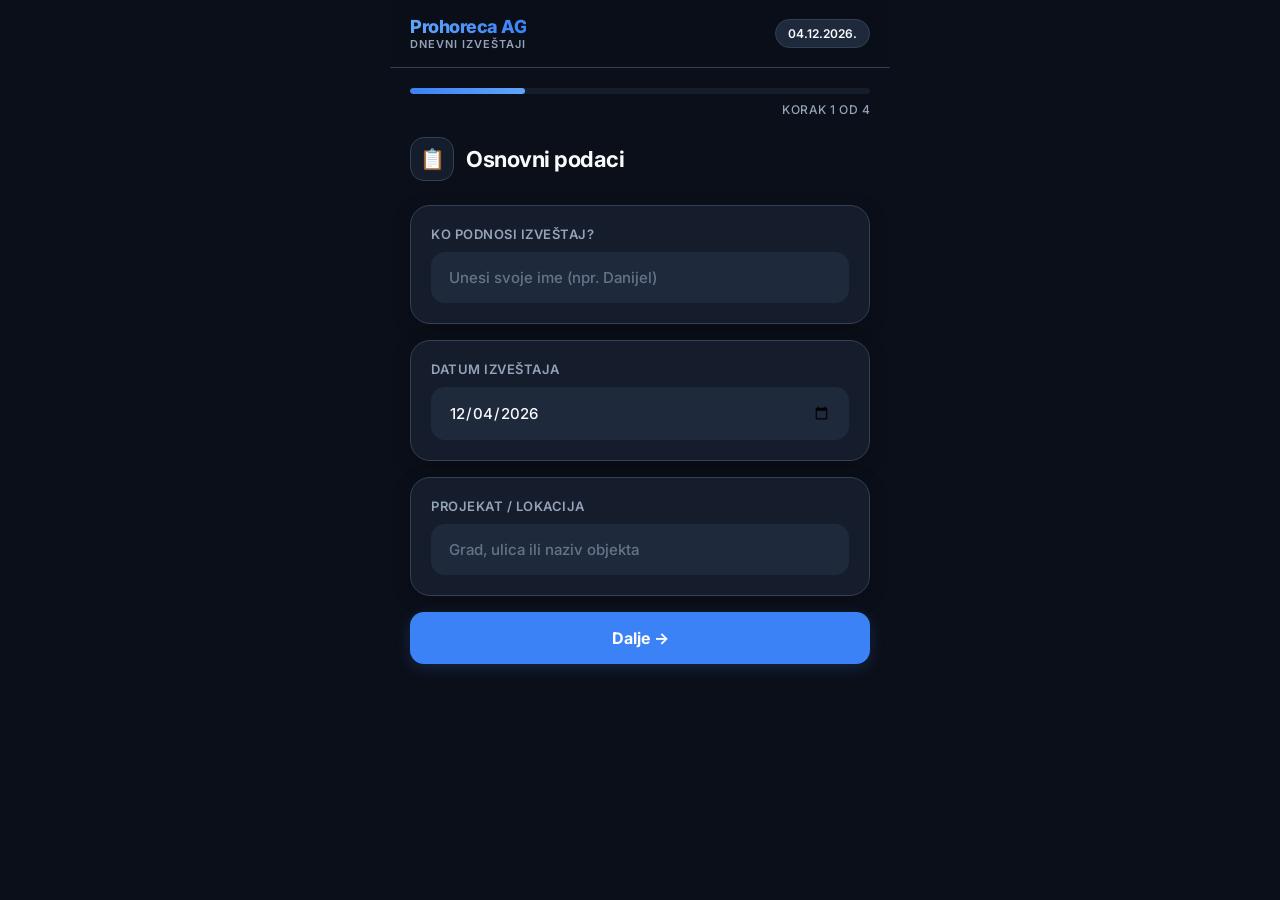
<file: index.html>
<!DOCTYPE html>
<html lang="sr-Latn">
<head>
    <meta charset="UTF-8">
    <meta name="viewport" content="width=device-width, initial-scale=1.0, user-scalable=no, viewport-fit=cover">
    <title>Prohoreca AG - Izveštaji</title>
    <meta name="theme-color" content="#0B0F19">
    <link href="https://fonts.googleapis.com/css2?family=Inter:wght@400;500;600;700;800&display=swap" rel="stylesheet">
    <style>
        :root {
            --primary: #3B82F6; --primary-dark: #2563EB; --primary-glow: rgba(59, 130, 246, 0.2);
            --accent: #10B981; --accent-glow: rgba(16, 185, 129, 0.2);
            --danger: #EF4444; --warning: #F59E0B; --warning-glow: rgba(245, 158, 11, 0.15);
            --bg-main: #0B0F19; --bg-card: #151C2C; --bg-input: #1E293B;
            --text-main: #F8FAFC; --text-muted: #94A3B8; --border: #334155;
            --radius-lg: 20px; --radius-md: 14px; --radius-sm: 10px;
        }

        * { margin: 0; padding: 0; box-sizing: border-box; font-family: 'Inter', sans-serif; -webkit-tap-highlight-color: transparent; }
        body { background-color: var(--bg-main); color: var(--text-main); min-height: 100vh; padding-bottom: 40px; overflow-x: hidden; }
        
        .container { max-width: 500px; margin: 0 auto; position: relative; }
        
        /* HEADER */
        .header { background: rgba(11, 15, 25, 0.9); backdrop-filter: blur(10px); position: sticky; top: 0; z-index: 100; border-bottom: 1px solid var(--border); padding: 16px 20px; display: flex; justify-content: space-between; align-items: center; }
        .logo-box { display: flex; flex-direction: column; }
        .logo-title { font-size: 18px; font-weight: 800; background: linear-gradient(to right, #60A5FA, #3B82F6); -webkit-background-clip: text; -webkit-text-fill-color: transparent; letter-spacing: -0.5px; }
        .logo-sub { font-size: 11px; font-weight: 600; color: var(--text-muted); text-transform: uppercase; letter-spacing: 1px; }
        .date-badge { background: var(--bg-input); border: 1px solid var(--border); padding: 6px 12px; border-radius: 20px; font-size: 12px; font-weight: 600; color: var(--text-main); }

        /* PROGRESS */
        .progress-wrapper { padding: 20px 20px 0; }
        .progress-bar { height: 6px; background: var(--bg-card); border-radius: 10px; overflow: hidden; display: flex; }
        .progress-fill { height: 100%; width: 25%; background: linear-gradient(90deg, var(--primary), #60A5FA); border-radius: 10px; transition: width 0.4s cubic-bezier(0.4, 0, 0.2, 1); box-shadow: 0 0 10px var(--primary-glow); }
        .step-label { text-align: right; font-size: 12px; font-weight: 500; color: var(--text-muted); margin-top: 8px; text-transform: uppercase; letter-spacing: 0.5px; }

        /* STEPS */
        .step { display: none; padding: 20px; animation: fadeIn 0.4s ease; }
        .step.active { display: block; }
        @keyframes fadeIn { from { opacity: 0; transform: translateY(15px); } to { opacity: 1; transform: translateY(0); } }
        
        .step-header { display: flex; align-items: center; gap: 12px; margin-bottom: 24px; }
        .step-icon { width: 44px; height: 44px; background: var(--bg-card); border: 1px solid var(--border); border-radius: var(--radius-md); display: flex; align-items: center; justify-content: center; font-size: 20px; }
        .step-title { font-size: 22px; font-weight: 700; letter-spacing: -0.5px; }

        /* CARDS & INPUTS */
        .card { background: var(--bg-card); border: 1px solid var(--border); border-radius: var(--radius-lg); padding: 20px; margin-bottom: 16px; box-shadow: 0 4px 20px rgba(0,0,0,0.2); }
        .label { display: flex; justify-content: space-between; align-items: center; font-size: 13px; font-weight: 600; color: var(--text-muted); margin-bottom: 10px; text-transform: uppercase; letter-spacing: 0.5px; }
        .input { width: 100%; background: var(--bg-input); border: 2px solid transparent; color: var(--text-main); padding: 14px 16px; border-radius: var(--radius-md); font-size: 15px; font-weight: 500; transition: all 0.3s; outline: none; }
        .input:focus { border-color: var(--primary); background: #1A2235; box-shadow: 0 0 0 4px var(--primary-glow); }
        .input::placeholder { color: #64748B; }
        textarea.input { resize: vertical; min-height: 100px; line-height: 1.5; }

        /* WORKER SELECTION */
        .btn-manage-workers { font-size: 12px; color: var(--primary); background: rgba(59, 130, 246, 0.1); border: 1px solid rgba(59, 130, 246, 0.3); padding: 6px 10px; border-radius: 8px; cursor: pointer; text-transform: none; font-weight: 600; }
        .grid-2 { display: grid; grid-template-columns: 1fr 1fr; gap: 10px; }
        .btn-select { background: var(--bg-input); border: 2px solid transparent; color: var(--text-main); padding: 14px; border-radius: var(--radius-md); font-size: 15px; font-weight: 600; cursor: pointer; transition: all 0.2s; display: flex; align-items: center; gap: 10px; }
        .btn-select:active { transform: scale(0.97); }
        .btn-select.active { background: var(--primary-glow); border-color: var(--primary); color: #FFF; }

        /* WORKER HOURS ROW */
        .hours-list { display: flex; flex-direction: column; gap: 12px; margin-top: 16px; }
        .hour-row { display: flex; justify-content: space-between; align-items: center; background: var(--bg-input); padding: 12px 16px; border-radius: var(--radius-md); border: 1px solid var(--border); animation: fadeIn 0.3s ease; }
        .hour-name { font-weight: 600; font-size: 15px; }
        .hour-input-group { display: flex; align-items: center; gap: 8px; }
        .hour-input { width: 70px; text-align: center; padding: 8px; font-size: 16px; font-weight: 700; background: var(--bg-card); border: 1px solid var(--border); border-radius: 8px; color: var(--accent); }
        .hour-input:focus { border-color: var(--accent); outline: none; }

        /* MODAL FOR WORKERS */
        .modal-overlay { position: fixed; top: 0; left: 0; right: 0; bottom: 0; background: rgba(0,0,0,0.8); backdrop-filter: blur(5px); z-index: 1000; display: none; align-items: center; justify-content: center; padding: 20px; opacity: 0; transition: opacity 0.3s; }
        .modal-overlay.show { display: flex; opacity: 1; }
        .modal-content { background: var(--bg-card); border: 1px solid var(--border); border-radius: var(--radius-lg); width: 100%; max-width: 400px; padding: 20px; box-shadow: 0 10px 40px rgba(0,0,0,0.5); transform: translateY(20px); transition: transform 0.3s; max-height: 80vh; display: flex; flex-direction: column; }
        .modal-overlay.show .modal-content { transform: translateY(0); }
        .modal-header { display: flex; justify-content: space-between; align-items: center; margin-bottom: 20px; }
        .modal-title { font-size: 18px; font-weight: 700; }
        .btn-close-modal { background: none; border: none; color: var(--text-muted); font-size: 24px; cursor: pointer; }
        .worker-edit-list { display: flex; flex-direction: column; gap: 10px; overflow-y: auto; flex: 1; margin-bottom: 20px; padding-right: 5px; }
        .worker-edit-item { display: flex; justify-content: space-between; align-items: center; background: var(--bg-input); padding: 12px 16px; border-radius: var(--radius-md); border: 1px solid var(--border); }
        .worker-actions { display: flex; gap: 8px; }
        .btn-action { width: 32px; height: 32px; border-radius: 8px; border: none; font-size: 14px; display: flex; align-items: center; justify-content: center; cursor: pointer; color: white; }
        .btn-edit { background: var(--primary); }
        .btn-delete { background: var(--danger); }
        .worker-add-row { display: flex; gap: 10px; }
        .btn-icon { width: 50px; background: var(--accent); border: none; border-radius: var(--radius-md); color: #FFF; font-size: 24px; font-weight: 400; cursor: pointer; flex-shrink: 0; }

        /* EXPENSES & FINANCES */
        .deposit-row { display: flex; align-items: center; background: rgba(59, 130, 246, 0.05); border: 1px solid rgba(59, 130, 246, 0.2); border-radius: var(--radius-md); padding: 5px; margin-bottom: 20px; }
        .deposit-icon { padding: 0 15px; font-size: 20px; }
        .deposit-input { background: transparent; border: none; color: var(--primary); font-size: 20px; font-weight: 800; width: 100%; outline: none; padding: 10px 0; }
        .deposit-input::placeholder { color: rgba(59, 130, 246, 0.4); }

        .expense-item { background: var(--bg-input); border: 1px solid var(--border); border-radius: var(--radius-md); padding: 14px; margin-bottom: 12px; animation: fadeIn 0.3s ease; position: relative; }
        .expense-top { display: flex; gap: 10px; margin-bottom: 10px; }
        .exp-cat { flex: 1; }
        .exp-cat select { width: 100%; padding: 12px; background: var(--bg-card); border: 1px solid var(--border); color: var(--text-main); border-radius: var(--radius-sm); font-size: 14px; font-weight: 500; outline: none; appearance: none; }
        .exp-amount { width: 110px; }
        .exp-amount input { width: 100%; padding: 12px; text-align: right; background: var(--bg-card); border: 1px solid var(--border); color: var(--warning); border-radius: var(--radius-sm); font-size: 15px; font-weight: 700; outline: none; }
        .exp-amount input:focus, .exp-cat select:focus { border-color: var(--warning); }
        
        .exp-pay-row { margin-bottom: 10px; }
        .exp-pay-row select { width: 100%; padding: 10px 12px; background: rgba(255, 255, 255, 0.05); border: 1px solid var(--border); color: var(--text-main); border-radius: var(--radius-sm); font-size: 14px; font-weight: 600; outline: none; appearance: none; cursor: pointer; }
        .exp-pay-row select:focus { border-color: var(--primary); }

        .btn-remove-exp { position: absolute; top: -8px; right: -8px; width: 26px; height: 26px; background: var(--danger); border: none; border-radius: 50%; color: #FFF; font-size: 12px; font-weight: bold; cursor: pointer; box-shadow: 0 2px 5px rgba(0,0,0,0.3); }
        
        .total-box { display: flex; flex-direction: column; gap: 8px; background: var(--bg-input); border: 1px solid var(--border); padding: 16px; border-radius: var(--radius-md); margin-top: 16px; }
        .total-row { display: flex; justify-content: space-between; align-items: center; font-size: 14px; color: var(--text-muted); font-weight: 500; }
        .total-row strong { color: var(--text-main); font-size: 15px; }
        .total-divider { height: 1px; background: var(--border); margin: 4px 0; }
        .total-final { font-size: 16px; font-weight: 600; color: var(--text-main); }
        .total-final strong { font-size: 22px; color: var(--accent); }
        .negative-balance { color: var(--danger) !important; }

        .btn-add-expense { width: 100%; padding: 16px; background: transparent; border: 2px dashed var(--border); color: var(--text-muted); font-size: 15px; font-weight: 600; border-radius: var(--radius-md); cursor: pointer; transition: all 0.2s; margin-top: 8px; }
        .btn-add-expense:hover, .btn-add-expense:active { border-color: var(--warning); color: var(--warning); background: rgba(245, 158, 11, 0.05); }

        /* NAVIGATION BUTTONS */
        .btn-nav-row { display: flex; gap: 12px; margin-top: 24px; }
        .btn { flex: 1; padding: 16px; border: none; border-radius: var(--radius-md); font-size: 16px; font-weight: 700; cursor: pointer; transition: all 0.2s; }
        .btn:active { transform: scale(0.98); }
        .btn-primary { background: var(--primary); color: #FFF; box-shadow: 0 4px 15px var(--primary-glow); }
        .btn-secondary { background: var(--bg-card); border: 1px solid var(--border); color: var(--text-main); }
        .btn-success { background: var(--accent); color: #FFF; box-shadow: 0 4px 15px var(--accent-glow); }

        /* REPORT VIEW */
        .report-box { background: #0F172A; border: 1px solid var(--border); border-radius: var(--radius-md); padding: 20px; font-family: 'Courier New', monospace; font-size: 13px; line-height: 1.6; color: #E2E8F0; white-space: pre-wrap; overflow-x: auto; margin-bottom: 20px; }
        .share-grid { display: grid; grid-template-columns: 1fr; gap: 12px; }
        .btn-share { display: flex; justify-content: center; align-items: center; gap: 10px; padding: 16px; border-radius: var(--radius-md); font-weight: 700; font-size: 15px; color: #FFF; border: none; cursor: pointer; }
        .btn-copy { background: var(--border); }
        .btn-wa { background: #25D366; }

        .toast { position: fixed; bottom: -60px; left: 50%; transform: translateX(-50%); background: var(--accent); color: white; padding: 14px 24px; border-radius: 30px; font-weight: 600; font-size: 14px; transition: bottom 0.3s ease; z-index: 1000; box-shadow: 0 4px 15px rgba(0,0,0,0.3); }
        .toast.show { bottom: 30px; }
        
        .empty-state { text-align: center; padding: 20px; color: var(--text-muted); font-size: 14px; }
    </style>
</head>
<body>

    <div class="container">
        <!-- HEADER -->
        <header class="header">
            <div class="logo-box">
                <span class="logo-title">Prohoreca AG</span>
                <span class="logo-sub">Dnevni izveštaji</span>
            </div>
            <div class="date-badge" id="headerDate">--.--.----</div>
        </header>

        <!-- PROGRESS -->
        <div class="progress-wrapper">
            <div class="progress-bar"><div class="progress-fill" id="progressBar"></div></div>
            <div class="step-label" id="progressText">Korak 1 od 4</div>
        </div>

        <!-- STEP 1: OSNOVNI PODACI -->
        <div id="step1" class="step active">
            <div class="step-header">
                <div class="step-icon">📋</div>
                <h2 class="step-title">Osnovni podaci</h2>
            </div>
            
            <div class="card">
                <label class="label">Ko podnosi izveštaj?</label>
                <input type="text" class="input" id="podnosilac" placeholder="Unesi svoje ime (npr. Danijel)">
            </div>

            <div class="card">
                <label class="label">Datum izveštaja</label>
                <input type="date" class="input" id="datum">
            </div>

            <div class="card">
                <label class="label">Projekat / Lokacija</label>
                <input type="text" class="input" id="lokacija" placeholder="Grad, ulica ili naziv objekta">
            </div>

            <button class="btn btn-primary" style="width: 100%" onclick="nextStep(2)">Dalje →</button>
        </div>

        <!-- STEP 2: DNEVNICE (SATI) -->
        <div id="step2" class="step">
            <div class="step-header">
                <div class="step-icon">⏱️</div>
                <h2 class="step-title">Radni sati (Dnevnice)</h2>
            </div>

            <div class="card">
                <div class="label">
                    <span>1. Prisutni radnici</span>
                    <button class="btn-manage-workers" onclick="openWorkerModal()">⚙️ Upravljaj</button>
                </div>
                <div class="grid-2" id="workerGrid">
                    <!-- Workers generated by JS -->
                </div>
            </div>

            <div class="card" id="hoursCard" style="display: none;">
                <label class="label">2. Unesi broj sati za svakog</label>
                <div id="hoursList" class="hours-list">
                    <!-- Inputs for hours generated by JS -->
                </div>
            </div>

            <div class="btn-nav-row">
                <button class="btn btn-secondary" onclick="prevStep(1)">← Nazad</button>
                <button class="btn btn-primary" onclick="nextStep(3)">Dalje →</button>
            </div>
        </div>

        <!-- STEP 3: FINANSIJE I TROŠKOVI -->
        <div id="step3" class="step">
            <div class="step-header">
                <div class="step-icon">💰</div>
                <h2 class="step-title">Finansije i Troškovi</h2>
            </div>

            <div class="card">
                <label class="label">Početno stanje - KEŠ (Depozit)</label>
                <div class="deposit-row">
                    <span class="deposit-icon">💵</span>
                    <input type="number" class="deposit-input" id="depozit" placeholder="0" oninput="calculateTotal()">
                    <span style="padding-right: 15px; color: var(--primary); font-weight: 600;">RSD</span>
                </div>
                <p style="font-size: 11px; color: var(--text-muted); margin-top: -10px;">Unesi samo iznos u gotovini. Sredstva na kartici se ne unose ovde.</p>
            </div>

            <div class="card">
                <label class="label">Troškovi ekipe</label>
                
                <div id="expensesList"></div>
                <div id="emptyExpenses" class="empty-state">Nema unetih troškova.</div>

                <button class="btn-add-expense" onclick="addExpense()">+ Dodaj trošak</button>

                <div class="total-box" id="totalBox">
                    <div class="total-row"><span>Depozit (Keš):</span> <strong id="dispDepozit">0 RSD</strong></div>
                    <div class="total-row"><span>Potrošeno (Keš):</span> <strong id="dispTroskoviKes" style="color: var(--warning)">0 RSD</strong></div>
                    <div class="total-row"><span>Potrošeno (Kartica):</span> <strong id="dispTroskoviKartica" style="color: #60A5FA">0 RSD</strong></div>
                    <div class="total-divider"></div>
                    <div class="total-row total-final"><span>Preostalo u Kešu:</span> <strong id="dispPreostalo">0 RSD</strong></div>
                </div>
            </div>

            <div class="btn-nav-row">
                <button class="btn btn-secondary" onclick="prevStep(2)">← Nazad</button>
                <button class="btn btn-primary" onclick="nextStep(4)">Dalje →</button>
            </div>
        </div>

        <!-- STEP 4: BELEŠKE I GENERISANJE -->
        <div id="step4" class="step">
            <div class="step-header">
                <div class="step-icon">📝</div>
                <h2 class="step-title">Beleške i nabavka</h2>
            </div>

            <div class="card">
                <label class="label">🛒 Šta je potrebno za nabavku?</label>
                <textarea class="input" id="nabavka" placeholder="Materijal, alat, šrafovska roba..."></textarea>
            </div>

            <div class="card">
                <label class="label">📌 Dodatna napomena (opciono)</label>
                <textarea class="input" id="napomena" placeholder="Status radova, problemi na terenu..."></textarea>
            </div>

            <div class="btn-nav-row">
                <button class="btn btn-secondary" onclick="prevStep(3)">← Nazad</button>
                <button class="btn btn-success" onclick="generateReport()">✅ Generiši izveštaj</button>
            </div>
        </div>

        <!-- STEP 5: GOTOV IZVEŠTAJ -->
        <div id="step5" class="step">
            <div class="step-header">
                <div class="step-icon">🚀</div>
                <h2 class="step-title">Izveštaj spreman!</h2>
            </div>

            <div class="report-box" id="reportOutput"></div>

            <div class="share-grid">
                <button class="btn-share btn-copy" onclick="copyReport()">📋 Kopiraj tekst</button>
                <button class="btn-share btn-wa" onclick="shareWa()">💬 Pošalji na WhatsApp</button>
                <button class="btn btn-secondary" style="margin-top: 10px;" onclick="location.reload()">🔄 Započni novi izveštaj</button>
            </div>
        </div>

    </div>

    <!-- MODAL FOR MANAGING WORKERS -->
    <div class="modal-overlay" id="workerModal">
        <div class="modal-content">
            <div class="modal-header">
                <h3 class="modal-title">Spisak radnika</h3>
                <button class="btn-close-modal" onclick="closeWorkerModal()">✕</button>
            </div>
            
            <div class="worker-edit-list" id="modalWorkerList">
                <!-- Populated by JS -->
            </div>

            <div class="worker-add-row">
                <input type="text" class="input" id="newWorkerModal" placeholder="Ime novog radnika" onkeypress="if(event.key==='Enter') addNewWorker()">
                <button class="btn-icon btn-success" onclick="addNewWorker()">+</button>
            </div>
        </div>
    </div>

    <div class="toast" id="toast">✅ Uspesno kopirano!</div>

    <script>
        // --- GLOBAL VARIABLES ---
        let currentStep = 1;
        const totalSteps = 4;
        let defaultWorkers =["Danijel", "Dušan", "Nemanja", "Veljko", "Milan", "Marko"];
        let workers =[];
        let selectedWorkers = new Set();
        let expenses =[];
        let expIdCounter = 0;
        let finalReportText = "";

        // --- INITIALIZATION ---
        document.addEventListener('DOMContentLoaded', () => {
            const today = new Date().toISOString().split('T')[0];
            document.getElementById('datum').value = today;
            updateHeaderDate(today);

            document.getElementById('datum').addEventListener('change', (e) => {
                updateHeaderDate(e.target.value);
            });

            const savedWorkers = localStorage.getItem('prohoreca_radnici');
            if(savedWorkers) {
                workers = JSON.parse(savedWorkers);
            } else {
                workers = [...defaultWorkers];
            }
            renderWorkers();
            calculateTotal(); 
        });

        // --- NAVIGATION ---
        function updateHeaderDate(dateStr) {
            const parts = dateStr.split('-');
            document.getElementById('headerDate').textContent = `${parts[2]}.${parts[1]}.${parts[0]}.`;
        }

        function nextStep(step) {
            if (currentStep === 1) {
                if(!document.getElementById('podnosilac').value.trim()) return showError('podnosilac');
                if(!document.getElementById('lokacija').value.trim()) return showError('lokacija');
            }
            if (currentStep === 2) {
                if(selectedWorkers.size === 0) {
                    showToast("Morate izabrati bar jednog radnika!");
                    return;
                }
            }

            document.getElementById(`step${currentStep}`).classList.remove('active');
            currentStep = step;
            document.getElementById(`step${currentStep}`).classList.add('active');
            updateProgress();
            window.scrollTo(0,0);
        }

        function prevStep(step) {
            document.getElementById(`step${currentStep}`).classList.remove('active');
            currentStep = step;
            document.getElementById(`step${currentStep}`).classList.add('active');
            updateProgress();
            window.scrollTo(0,0);
        }

        function updateProgress() {
            let percentage = (currentStep / totalSteps) * 100;
            if(percentage > 100) percentage = 100;
            document.getElementById('progressBar').style.width = `${percentage}%`;
            document.getElementById('progressText').textContent = currentStep <= totalSteps ? `Korak ${currentStep} od ${totalSteps}` : `Završeno!`;
        }

        function showError(id) {
            const el = document.getElementById(id);
            el.style.borderColor = "var(--danger)";
            el.style.boxShadow = "0 0 0 4px rgba(239, 68, 68, 0.2)";
            setTimeout(() => {
                el.style.borderColor = "transparent";
                el.style.boxShadow = "none";
            }, 2000);
        }

        // --- WORKERS (MANAGE, EDIT, DELETE) ---
        function renderWorkers() {
            const grid = document.getElementById('workerGrid');
            grid.innerHTML = '';
            workers.forEach(w => {
                const btn = document.createElement('button');
                btn.className = `btn-select ${selectedWorkers.has(w) ? 'active' : ''}`;
                btn.innerHTML = `👤 ${w}`;
                btn.onclick = () => toggleWorker(w, btn);
                grid.appendChild(btn);
            });
            renderHoursList();
        }

        function toggleWorker(w, btn) {
            if (selectedWorkers.has(w)) {
                selectedWorkers.delete(w);
                btn.classList.remove('active');
            } else {
                selectedWorkers.add(w);
                btn.classList.add('active');
            }
            renderHoursList();
        }

        // Modal Logic
        function openWorkerModal() {
            renderModalWorkerList();
            document.getElementById('workerModal').classList.add('show');
        }
        function closeWorkerModal() {
            document.getElementById('workerModal').classList.remove('show');
        }

        function renderModalWorkerList() {
            const list = document.getElementById('modalWorkerList');
            list.innerHTML = '';
            workers.forEach((w, index) => {
                const item = document.createElement('div');
                item.className = 'worker-edit-item';
                item.innerHTML = `
                    <span style="font-weight: 600;">${w}</span>
                    <div class="worker-actions">
                        <button class="btn-action btn-edit" onclick="editWorker(${index})">✏️</button>
                        <button class="btn-action btn-delete" onclick="deleteWorker(${index})">🗑️</button>
                    </div>
                `;
                list.appendChild(item);
            });
        }

        function addNewWorker() {
            const input = document.getElementById('newWorkerModal');
            const name = input.value.trim();
            if(!name) return;
            if(!workers.includes(name)) {
                workers.push(name);
                saveWorkersData();
                renderModalWorkerList();
                renderWorkers();
            }
            input.value = '';
        }

        function editWorker(index) {
            const oldName = workers[index];
            const newName = prompt("Unesi novo ime za radnika:", oldName);
            if(newName && newName.trim() !== "" && newName !== oldName) {
                const finalName = newName.trim();
                workers[index] = finalName;
                
                if(selectedWorkers.has(oldName)) {
                    selectedWorkers.delete(oldName);
                    selectedWorkers.add(finalName);
                    
                    const hrInput = document.querySelector(`.hour-input[data-worker="${oldName}"]`);
                    if(hrInput) hrInput.dataset.worker = finalName;
                }
                
                saveWorkersData();
                renderModalWorkerList();
                renderWorkers();
            }
        }

        function deleteWorker(index) {
            const name = workers[index];
            if(confirm(`Da li sigurno želiš da obrišeš radnika: ${name}?`)) {
                workers.splice(index, 1);
                selectedWorkers.delete(name);
                saveWorkersData();
                renderModalWorkerList();
                renderWorkers();
            }
        }

        function saveWorkersData() {
            localStorage.setItem('prohoreca_radnici', JSON.stringify(workers));
        }

        // Hours Logic
        function renderHoursList() {
            const list = document.getElementById('hoursList');
            const card = document.getElementById('hoursCard');
            
            if(selectedWorkers.size === 0) {
                card.style.display = 'none';
                return;
            }
            card.style.display = 'block';
            
            const existingInputs = {};
            document.querySelectorAll('.hour-input').forEach(inp => {
                existingInputs[inp.dataset.worker] = inp.value;
            });

            list.innerHTML = '';
            Array.from(selectedWorkers).forEach(w => {
                const val = existingInputs[w] || "8";
                const row = document.createElement('div');
                row.className = 'hour-row';
                row.innerHTML = `
                    <span class="hour-name">${w}</span>
                    <div class="hour-input-group">
                        <input type="number" step="0.5" min="0" max="24" class="hour-input" data-worker="${w}" value="${val}">
                        <span>h</span>
                    </div>
                `;
                list.appendChild(row);
            });
        }

        // --- EXPENSES & FINANCES ---
        function addExpense() {
            document.getElementById('emptyExpenses').style.display = 'none';
            expIdCounter++;
            const id = expIdCounter;
            expenses.push(id);

            const div = document.createElement('div');
            div.className = 'expense-item';
            div.id = `exp-${id}`;
            div.innerHTML = `
                <button class="btn-remove-exp" onclick="removeExpense(${id})">✕</button>
                <div class="expense-top">
                    <div class="exp-cat">
                        <select id="cat-${id}">
                            <option value="⛽ Gorivo">⛽ Gorivo</option>
                            <option value="🧱 Materijal">🧱 Materijal</option>
                            <option value="🍔 Hrana/Piće">🍔 Hrana/Piće</option>
                            <option value="🛣️ Putarina">🛣️ Putarina</option>
                            <option value="🔧 Alat">🔧 Alat</option>
                            <option value="📦 Ostalo">📦 Ostalo</option>
                        </select>
                    </div>
                    <div class="exp-amount">
                        <input type="number" id="amt-${id}" placeholder="Iznos" oninput="calculateTotal()">
                    </div>
                </div>
                <div class="exp-pay-row">
                    <select id="payMethod-${id}" onchange="calculateTotal()">
                        <option value="Keš">💵 Plaćeno: Kešom (Iz depozita)</option>
                        <option value="Kartica">💳 Plaćeno: Karticom firme</option>
                    </select>
                </div>
                <input type="text" class="input" id="desc-${id}" placeholder="Kratak opis (Gde, šta?)" style="padding: 10px; font-size: 14px;">
            `;
            document.getElementById('expensesList').appendChild(div);
            calculateTotal();
        }

        function removeExpense(id) {
            document.getElementById(`exp-${id}`).remove();
            expenses = expenses.filter(e => e !== id);
            if(expenses.length === 0) {
                document.getElementById('emptyExpenses').style.display = 'block';
            }
            calculateTotal();
        }

        function calculateTotal() {
            const depozit = parseFloat(document.getElementById('depozit').value) || 0;
            let totalKes = 0;
            let totalKartica = 0;
            
            expenses.forEach(id => {
                const val = parseFloat(document.getElementById(`amt-${id}`).value) || 0;
                const method = document.getElementById(`payMethod-${id}`).value;
                if(method === 'Keš') {
                    totalKes += val;
                } else {
                    totalKartica += val;
                }
            });

            // Preostalo se racuna SAMO za gotovinu (Keš)
            const preostaloKes = depozit - totalKes;

            document.getElementById('dispDepozit').textContent = depozit.toLocaleString('sr-RS') + ' RSD';
            document.getElementById('dispTroskoviKes').textContent = totalKes.toLocaleString('sr-RS') + ' RSD';
            document.getElementById('dispTroskoviKartica').textContent = totalKartica.toLocaleString('sr-RS') + ' RSD';
            
            const preostaloEl = document.getElementById('dispPreostalo');
            preostaloEl.textContent = preostaloKes.toLocaleString('sr-RS') + ' RSD';
            
            if(preostaloKes < 0) {
                preostaloEl.classList.add('negative-balance');
            } else {
                preostaloEl.classList.remove('negative-balance');
            }

            return { depozit, totalKes, totalKartica, totalTroskovi: (totalKes + totalKartica), preostaloKes };
        }

        // --- GENERATE REPORT ---
        function generateReport() {
            const podnosilac = document.getElementById('podnosilac').value.trim();
            const datumRaw = document.getElementById('datum').value;
            const datum = datumRaw.split('-').reverse().join('.');
            const lokacija = document.getElementById('lokacija').value.trim();
            const nabavka = document.getElementById('nabavka').value.trim();
            const napomena = document.getElementById('napomena').value.trim();

            let report = `🏗️ DNEVNI IZVEŠTAJ\nProhoreca AG Group\n━━━━━━━━━━━━━━━━━━━━━━\n`;
            report += `📅 Datum: ${datum}\n`;
            report += `📍 Projekat: ${lokacija}\n`;
            report += `📝 Podnosilac: ${podnosilac}\n\n`;

            // WORKERS
            report += `⏱️ RADNI SATI (Dnevnice):\n`;
            let totalHours = 0;
            document.querySelectorAll('.hour-input').forEach(inp => {
                const w = inp.dataset.worker;
                const h = parseFloat(inp.value) || 0;
                report += `• ${w}: ${h}h\n`;
                totalHours += h;
            });
            report += `──────────────────────\nUkupno radnih sati: ${totalHours}h\n\n`;

            // FINANCES
            const fin = calculateTotal();
            report += `💰 FINANSIJE I TROŠKOVI:\n`;
            report += `Početni depozit (Keš): ${fin.depozit.toLocaleString('sr-RS')} RSD\n\n`;
            
            if(expenses.length > 0) {
                report += `Specifikacija troškova:\n`;
                expenses.forEach(id => {
                    const cat = document.getElementById(`cat-${id}`).value;
                    const amt = parseFloat(document.getElementById(`amt-${id}`).value) || 0;
                    const method = document.getElementById(`payMethod-${id}`).value;
                    const desc = document.getElementById(`desc-${id}`).value.trim();
                    
                    const paymentIcon = method === 'Keš' ? '💵 Keš' : '💳 Kartica';
                    report += `• ${cat}: ${amt.toLocaleString('sr-RS')} RSD [${paymentIcon}] ${desc ? `(${desc})` : ''}\n`;
                });
                
                report += `──────────────────────\n`;
                if(fin.totalKes > 0) report += `Ukupno plaćeno Kešom: ${fin.totalKes.toLocaleString('sr-RS')} RSD\n`;
                if(fin.totalKartica > 0) report += `Ukupno plaćeno Karticom: ${fin.totalKartica.toLocaleString('sr-RS')} RSD\n`;
                report += `Ukupno svi troškovi: ${fin.totalTroskovi.toLocaleString('sr-RS')} RSD\n\n`;
            } else {
                report += `Nije bilo troškova.\n\n`;
            }

            const ostatakSimbol = fin.preostaloKes < 0 ? "⚠️ U MINUSU (Radnik dao svoj novac): " : "💵 Preostalo Keša: ";
            report += `${ostatakSimbol}${fin.preostaloKes.toLocaleString('sr-RS')} RSD\n\n`;

            // NOTES
            if(nabavka) {
                report += `🛒 Potrebno za nabavku:\n${nabavka}\n\n`;
            }
            if(napomena) {
                report += `📌 Napomena:\n${napomena}\n\n`;
            }

            report += `━━━━━━━━━━━━━━━━━━━━━━`;

            finalReportText = report;
            document.getElementById('reportOutput').textContent = report;
            
            document.getElementById(`step4`).classList.remove('active');
            currentStep = 5;
            document.getElementById(`step5`).classList.add('active');
            updateProgress();
            window.scrollTo(0,0);
        }

        // --- SHARING ---
        function showToast(msg) {
            const toast = document.getElementById('toast');
            toast.textContent = msg;
            toast.classList.add('show');
            setTimeout(() => toast.classList.remove('show'), 2500);
        }

        function copyReport() {
            if (navigator.clipboard && window.isSecureContext) {
                navigator.clipboard.writeText(finalReportText).then(() => showToast("✅ Kopirano u memoriju!"));
            } else {
                const ta = document.createElement("textarea");
                ta.value = finalReportText;
                document.body.appendChild(ta);
                ta.select();
                try {
                    document.execCommand('copy');
                    showToast("✅ Kopirano u memoriju!");
                } catch (err) {
                    showToast("❌ Greška pri kopiranju.");
                }
                document.body.removeChild(ta);
            }
        }

        function shareWa() {
            window.location.href = `whatsapp://send?text=${encodeURIComponent(finalReportText)}`;
        }
    </script>
</body>
</html>
</file>
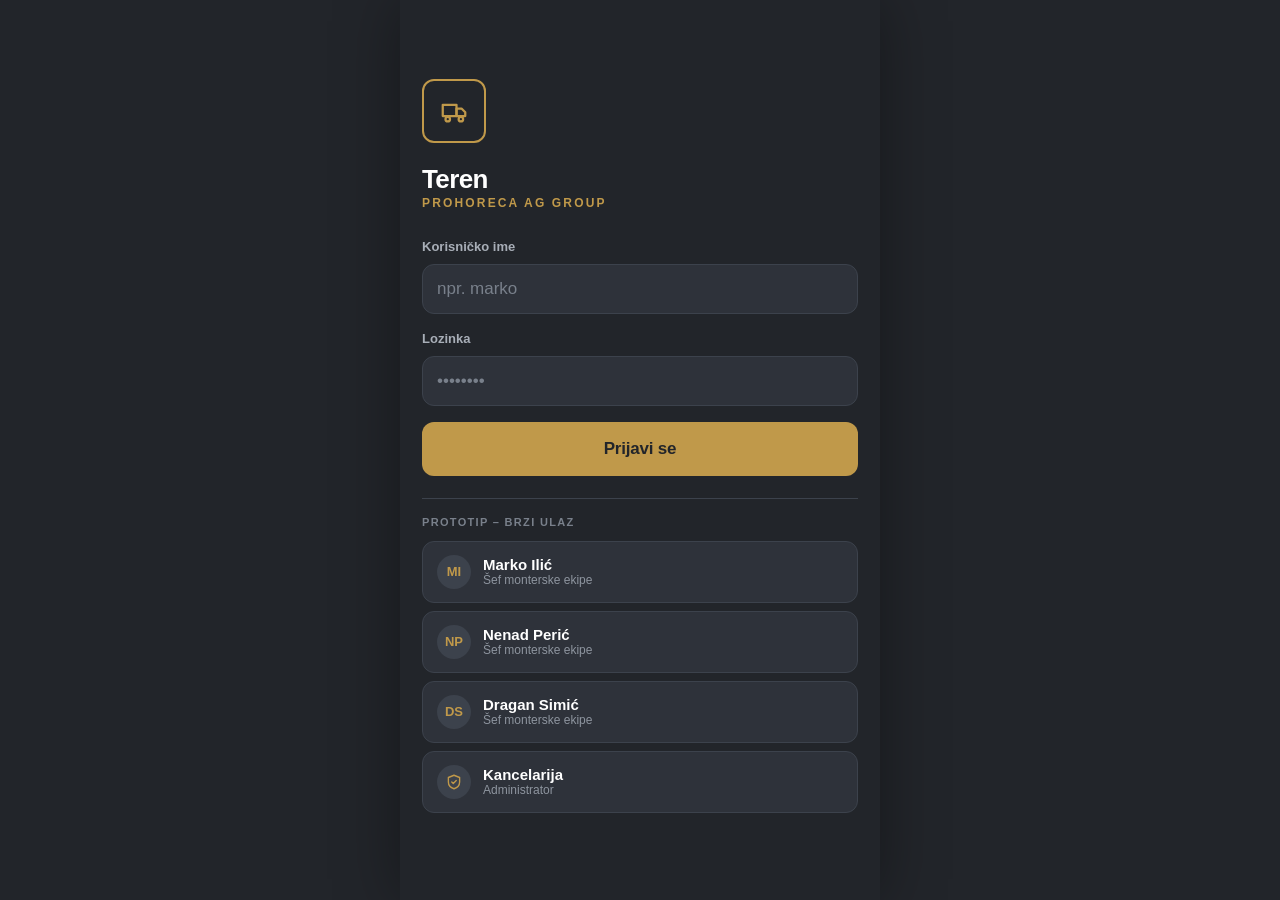
<file: teren/prototip.html>
<!DOCTYPE html>
<html lang="sr-Latn">
<head>
<meta charset="UTF-8">
<meta name="viewport" content="width=device-width, initial-scale=1.0, viewport-fit=cover">
<meta name="theme-color" content="#22252A">
<title>Prohoreca AG group – Teren (prototip)</title>
<style>
/* ============================================================
   PROHORECA AG GROUP – TEREN
   Vizuelni prototip. Samostalan fajl, bez servera.
   ============================================================ */

:root{
  --grafit:#22252A;
  --grafit-2:#2E323A;
  --grafit-3:#3C424C;
  --zlatna:#C0994A;
  --zlatna-svetla:#DCBB6E;
  --zlatna-blaga:#F5EEDF;

  --pozadina:#F4F5F6;
  --karta:#FFFFFF;
  --linija:#E3E5E8;
  --linija-jaka:#CFD3D8;

  --tekst:#1B1D21;
  --tekst-2:#5C636D;
  --tekst-3:#8A9099;

  --zelena:#2C7A52;
  --zelena-bg:#E8F3ED;
  --narandzasta:#9A6414;
  --narandzasta-bg:#FBF0DE;
  --crvena:#A8322A;
  --crvena-bg:#FAEAE8;
  --plava:#2B5C8A;
  --plava-bg:#E9F0F7;

  --r-s:8px;
  --r-m:12px;
  --r-l:16px;
  --sen:0 1px 2px rgba(20,22,26,.06), 0 4px 14px rgba(20,22,26,.05);
  --sen-jaka:0 6px 24px rgba(20,22,26,.14);
}

*{margin:0;padding:0;box-sizing:border-box;-webkit-tap-highlight-color:transparent}
html,body{height:100%}
body{
  font-family:-apple-system,BlinkMacSystemFont,"Segoe UI",Roboto,"Helvetica Neue",Arial,sans-serif;
  background:var(--grafit);
  color:var(--tekst);
  font-size:16px;
  line-height:1.45;
  -webkit-font-smoothing:antialiased;
}
input,select,textarea,button{font-family:inherit;font-size:inherit;color:inherit}

/* ---------- okvir aplikacije ---------- */
#app{
  max-width:480px;margin:0 auto;min-height:100vh;
  background:var(--pozadina);
  display:flex;flex-direction:column;
  box-shadow:0 0 60px rgba(0,0,0,.35);
  position:relative;
}

/* ---------- zaglavlje ---------- */
.top{
  background:var(--grafit);
  color:#fff;
  padding:14px 16px;
  padding-top:calc(14px + env(safe-area-inset-top));
  display:flex;align-items:center;gap:12px;
  border-bottom:2px solid var(--zlatna);
  position:sticky;top:0;z-index:40;
}
.top .marka{font-size:10px;letter-spacing:.16em;color:var(--zlatna);font-weight:700;text-transform:uppercase}
.top .naslov{font-size:17px;font-weight:700;letter-spacing:-.2px;line-height:1.2}
.top .rast{flex:1}
.nazad{
  width:38px;height:38px;flex:none;border:1px solid var(--grafit-3);background:var(--grafit-2);
  border-radius:var(--r-s);display:flex;align-items:center;justify-content:center;cursor:pointer;color:#fff;
}
.nazad:active{background:var(--grafit-3)}
.avatar{
  width:38px;height:38px;flex:none;border-radius:50%;background:var(--grafit-2);
  border:1px solid var(--zlatna);color:var(--zlatna-svetla);
  display:flex;align-items:center;justify-content:center;font-weight:700;font-size:13px;cursor:pointer;
}

/* ---------- sadržaj ---------- */
.sadrzaj{flex:1;padding:16px;padding-bottom:96px}
.sekcija-naslov{
  font-size:11px;font-weight:700;letter-spacing:.12em;text-transform:uppercase;
  color:var(--tekst-3);margin:22px 2px 10px;
}
.sekcija-naslov:first-child{margin-top:4px}

/* ---------- kartice ---------- */
.karta{
  background:var(--karta);border:1px solid var(--linija);border-radius:var(--r-l);
  box-shadow:var(--sen);overflow:hidden;margin-bottom:12px;
}
.karta-telo{padding:16px}
.karta-zaglavlje{
  padding:12px 16px;border-bottom:1px solid var(--linija);
  display:flex;align-items:center;gap:8px;
  font-size:12px;font-weight:700;letter-spacing:.08em;text-transform:uppercase;color:var(--tekst-2);
}

/* ---------- velika dugmad na početnoj ---------- */
.akcija{
  width:100%;display:flex;align-items:center;gap:14px;text-align:left;
  background:var(--karta);border:1px solid var(--linija);border-radius:var(--r-l);
  padding:16px;margin-bottom:12px;cursor:pointer;box-shadow:var(--sen);
}
.akcija:active{background:#FAFAFB;border-color:var(--linija-jaka)}
.akcija[disabled]{opacity:.45;cursor:default}
.akcija .ikona{
  width:52px;height:52px;flex:none;border-radius:var(--r-m);
  background:var(--grafit);color:var(--zlatna);
  display:flex;align-items:center;justify-content:center;
}
.akcija .tekst{flex:1;min-width:0}
.akcija .t1{font-size:17px;font-weight:700;letter-spacing:-.2px}
.akcija .t2{font-size:13px;color:var(--tekst-2);margin-top:2px}
.akcija .str{color:var(--tekst-3);flex:none}
.akcija.istaknuta .ikona{background:var(--zlatna);color:var(--grafit)}

/* ---------- statusne oznake ---------- */
.oznaka{
  display:inline-flex;align-items:center;gap:6px;
  font-size:11px;font-weight:700;letter-spacing:.06em;text-transform:uppercase;
  padding:5px 10px;border-radius:999px;border:1px solid transparent;white-space:nowrap;
}
.o-zelena{background:var(--zelena-bg);color:var(--zelena);border-color:#C9E3D6}
.o-narandzasta{background:var(--narandzasta-bg);color:var(--narandzasta);border-color:#EBD6AE}
.o-crvena{background:var(--crvena-bg);color:var(--crvena);border-color:#EFCFCB}
.o-plava{background:var(--plava-bg);color:var(--plava);border-color:#CBDCEC}
.o-siva{background:#EEF0F2;color:var(--tekst-2);border-color:var(--linija-jaka)}
.tacka{width:7px;height:7px;border-radius:50%;background:currentColor}

/* ---------- polja ---------- */
.polje{margin-bottom:16px}
.polje > label,.nalepnica{
  display:block;font-size:13px;font-weight:600;color:var(--tekst-2);margin-bottom:7px;
}
.nalepnica .opc{color:var(--tekst-3);font-weight:500}
.unos{
  width:100%;background:#fff;border:1.5px solid var(--linija-jaka);border-radius:var(--r-m);
  padding:14px 14px;font-size:17px;font-weight:500;outline:none;
}
.unos:focus{border-color:var(--grafit);box-shadow:0 0 0 3px rgba(34,37,42,.08)}
.unos::placeholder{color:var(--tekst-3);font-weight:400}
textarea.unos{min-height:88px;resize:vertical;font-size:16px;line-height:1.5}
.unos-sa-sufiksom{position:relative}
.unos-sa-sufiksom .sufiks{
  position:absolute;right:14px;top:50%;transform:translateY(-50%);
  font-size:14px;font-weight:700;color:var(--tekst-3);pointer-events:none;
}
.unos-sa-sufiksom .unos{padding-right:56px}
.dva{display:grid;grid-template-columns:1fr 1fr;gap:12px}

/* ---------- izbor (segmenti / pločice) ---------- */
.plocice{display:grid;gap:8px}
.plocice.k2{grid-template-columns:1fr 1fr}
.plocice.k3{grid-template-columns:repeat(3,1fr)}
.plocica{
  background:#fff;border:1.5px solid var(--linija-jaka);border-radius:var(--r-m);
  padding:13px 10px;font-size:15px;font-weight:600;cursor:pointer;text-align:center;color:var(--tekst-2);
}
.plocica:active{background:#F7F8F9}
.plocica.izabrana{background:var(--grafit);border-color:var(--grafit);color:#fff}
.plocica.izabrana.zlato{background:var(--zlatna);border-color:var(--zlatna);color:var(--grafit)}
.plocica .mala{display:block;font-size:11px;font-weight:500;opacity:.75;margin-top:2px}

/* lista izbora sa ikonom */
.izbor-lista{display:grid;gap:8px}
.izbor{
  display:flex;align-items:center;gap:12px;background:#fff;
  border:1.5px solid var(--linija-jaka);border-radius:var(--r-m);padding:14px;cursor:pointer;text-align:left;width:100%;
}
.izbor .ik{width:34px;height:34px;flex:none;border-radius:var(--r-s);background:#F0F1F3;color:var(--grafit);display:flex;align-items:center;justify-content:center}
.izbor .nas{font-size:16px;font-weight:600}
.izbor.izabrana{border-color:var(--grafit);background:#FBFBFC;box-shadow:0 0 0 3px rgba(34,37,42,.06)}
.izbor.izabrana .ik{background:var(--grafit);color:var(--zlatna)}

/* ---------- potvrde (velike) ---------- */
.potvrda{
  display:flex;align-items:center;gap:13px;padding:14px;background:#fff;
  border:1.5px solid var(--linija-jaka);border-radius:var(--r-m);margin-bottom:8px;cursor:pointer;
}
.potvrda .kvadrat{
  width:28px;height:28px;flex:none;border-radius:7px;border:2px solid var(--linija-jaka);
  background:#fff;display:flex;align-items:center;justify-content:center;color:#fff;
}
.potvrda .txt{font-size:15px;font-weight:600;line-height:1.3}
.potvrda.cek{border-color:var(--zelena);background:var(--zelena-bg)}
.potvrda.cek .kvadrat{background:var(--zelena);border-color:var(--zelena)}
.potvrda.cek .txt{color:#1F5A3B}

/* ---------- foto ---------- */
.foto{
  border:1.5px dashed var(--linija-jaka);border-radius:var(--r-m);background:#FAFAFB;
  padding:18px;display:flex;align-items:center;gap:12px;cursor:pointer;
}
.foto .ik{width:44px;height:44px;flex:none;border-radius:var(--r-s);background:var(--grafit);color:var(--zlatna);display:flex;align-items:center;justify-content:center}
.foto .t1{font-size:15px;font-weight:600}
.foto .t2{font-size:12px;color:var(--tekst-3)}
.foto.ima{border-style:solid;border-color:var(--zelena);background:var(--zelena-bg)}
.foto.ima .ik{background:var(--zelena);color:#fff}
.foto.ima .t1{color:#1F5A3B}
.foto img{width:52px;height:52px;object-fit:cover;border-radius:var(--r-s);border:1px solid var(--linija)}
.foto input{display:none}

/* ---------- dugmad ---------- */
.dugme{
  width:100%;padding:17px;border:none;border-radius:var(--r-m);
  font-size:17px;font-weight:700;cursor:pointer;letter-spacing:-.2px;
  display:flex;align-items:center;justify-content:center;gap:9px;
}
.d-glavno{background:var(--grafit);color:#fff}
.d-glavno:active{background:#15171B}
.d-zlato{background:var(--zlatna);color:var(--grafit)}
.d-zlato:active{background:#A9843B}
.d-obrub{background:#fff;color:var(--tekst);border:1.5px solid var(--linija-jaka)}
.d-crveno{background:var(--crvena);color:#fff}
.d-zeleno{background:var(--zelena);color:#fff}
.d-malo{padding:12px;font-size:15px}
.dno-akcija{
  position:sticky;bottom:0;margin:20px -16px -16px;padding:14px 16px;
  padding-bottom:calc(14px + env(safe-area-inset-bottom));
  background:linear-gradient(180deg,rgba(244,245,246,0) 0%,var(--pozadina) 28%);
}

/* ---------- info red / pregled ---------- */
.red{display:flex;justify-content:space-between;align-items:baseline;gap:12px;padding:11px 0;border-bottom:1px solid var(--linija)}
.red:last-child{border-bottom:none}
.red .k{font-size:14px;color:var(--tekst-2)}
.red .v{font-size:15px;font-weight:600;text-align:right}
.red .v.mono{font-variant-numeric:tabular-nums}

.novac-mreza{display:grid;grid-template-columns:1fr 1fr;gap:10px}
.novac{border:1px solid var(--linija);border-radius:var(--r-m);padding:12px;background:#FBFBFC}
.novac .val{font-size:10px;font-weight:800;letter-spacing:.1em;color:var(--zlatna);text-transform:uppercase}
.novac .iznos{font-size:19px;font-weight:700;font-variant-numeric:tabular-nums;letter-spacing:-.4px;margin-top:2px}
.novac .opis{font-size:12px;color:var(--tekst-2)}
.novac.pozitivno .iznos{color:var(--zelena)}
.novac.negativno .iznos{color:var(--crvena)}

/* ---------- upozorenje ---------- */
.napomena{
  display:flex;gap:11px;padding:13px 14px;border-radius:var(--r-m);font-size:14px;line-height:1.45;
  background:var(--plava-bg);border:1px solid #CBDCEC;color:#1F4569;margin-bottom:12px;
}
.napomena.upozorenje{background:var(--narandzasta-bg);border-color:#EBD6AE;color:#7A4E0E}
.napomena.greska{background:var(--crvena-bg);border-color:#EFCFCB;color:#8A241D}
.napomena .ik{flex:none;margin-top:1px}
.napomena b{font-weight:700}

/* ---------- lista terena ---------- */
.stavka{
  display:block;width:100%;text-align:left;background:var(--karta);border:1px solid var(--linija);
  border-radius:var(--r-l);padding:14px;margin-bottom:10px;cursor:pointer;box-shadow:var(--sen);
}
.stavka:active{background:#FAFAFB}
.stavka .gore{display:flex;justify-content:space-between;align-items:flex-start;gap:10px;margin-bottom:8px}
.stavka .proj{font-size:16px;font-weight:700;letter-spacing:-.2px}
.stavka .meta{font-size:13px;color:var(--tekst-2);display:flex;flex-wrap:wrap;gap:4px 12px}
.stavka .dole{display:flex;gap:8px;margin-top:10px;padding-top:10px;border-top:1px solid var(--linija);flex-wrap:wrap}
.cip{font-size:12px;font-weight:600;color:var(--tekst-2);background:#F2F3F5;border-radius:6px;padding:4px 8px;font-variant-numeric:tabular-nums}

/* ---------- tabovi ---------- */
.tabovi{display:flex;gap:6px;overflow-x:auto;padding:2px 0 12px;-ms-overflow-style:none;scrollbar-width:none}
.tabovi::-webkit-scrollbar{display:none}
.tab{
  white-space:nowrap;padding:9px 14px;border-radius:999px;border:1px solid var(--linija-jaka);
  background:#fff;font-size:14px;font-weight:600;color:var(--tekst-2);cursor:pointer;
}
.tab.aktivan{background:var(--grafit);border-color:var(--grafit);color:#fff}
.tab .br{opacity:.65;margin-left:5px;font-variant-numeric:tabular-nums}

/* ---------- trošak red ---------- */
.trosak{display:flex;align-items:center;gap:12px;padding:12px 0;border-bottom:1px solid var(--linija)}
.trosak:last-child{border-bottom:none}
.trosak .ik{width:36px;height:36px;flex:none;border-radius:var(--r-s);background:#F0F1F3;color:var(--grafit);display:flex;align-items:center;justify-content:center}
.trosak .sred{flex:1;min-width:0}
.trosak .n1{font-size:15px;font-weight:600}
.trosak .n2{font-size:12px;color:var(--tekst-2)}
.trosak .iz{font-size:16px;font-weight:700;font-variant-numeric:tabular-nums;white-space:nowrap;text-align:right}
.trosak .iz small{display:block;font-size:11px;font-weight:600;color:var(--tekst-3)}

/* ---------- galerija dokaza ---------- */
.galerija{display:grid;grid-template-columns:repeat(3,1fr);gap:8px}
.dokaz{
  aspect-ratio:3/4;border-radius:var(--r-s);border:1px solid var(--linija);overflow:hidden;
  background:linear-gradient(150deg,#E9EBEE 0%,#F6F7F8 55%,#DDE0E4 100%);
  display:flex;flex-direction:column;justify-content:flex-end;padding:6px;cursor:pointer;position:relative;
}
.dokaz .lab{font-size:10px;font-weight:700;color:var(--tekst-2);background:rgba(255,255,255,.9);border-radius:4px;padding:2px 5px;text-align:center}
.dokaz .sim{position:absolute;inset:0;display:flex;align-items:center;justify-content:center;color:#B7BCC3}

/* ---------- donja navigacija ---------- */
.nav{
  position:sticky;bottom:0;background:#fff;border-top:1px solid var(--linija);
  display:flex;padding-bottom:env(safe-area-inset-bottom);z-index:30;
}
.nav button{
  flex:1;background:none;border:none;padding:9px 4px 11px;cursor:pointer;
  display:flex;flex-direction:column;align-items:center;gap:3px;color:var(--tekst-3);font-size:11px;font-weight:600;
}
.nav button.aktivan{color:var(--grafit)}
.nav button.aktivan .pod{width:22px;height:3px;border-radius:2px;background:var(--zlatna);margin-top:1px}
.nav button .pod{width:22px;height:3px;margin-top:1px}

/* ---------- modal / toast ---------- */
.zavesa{position:fixed;inset:0;background:rgba(20,22,26,.55);z-index:60;display:flex;align-items:flex-end;justify-content:center}
.modal{
  background:#fff;width:100%;max-width:480px;border-radius:var(--r-l) var(--r-l) 0 0;
  padding:20px 16px;padding-bottom:calc(20px + env(safe-area-inset-bottom));box-shadow:var(--sen-jaka);
}
.modal h3{font-size:19px;font-weight:700;margin-bottom:6px;letter-spacing:-.3px}
.modal p{font-size:14px;color:var(--tekst-2);margin-bottom:16px}
.toast{
  position:fixed;left:50%;transform:translateX(-50%);bottom:88px;z-index:70;
  background:var(--grafit);color:#fff;padding:13px 18px;border-radius:var(--r-m);
  font-size:14px;font-weight:600;box-shadow:var(--sen-jaka);display:flex;align-items:center;gap:9px;
  max-width:88%;border-left:3px solid var(--zlatna);
}

/* ---------- ekran za prijavu ---------- */
.prijava-ekran{
  flex:1;background:var(--grafit);color:#fff;display:flex;flex-direction:column;justify-content:center;padding:28px 22px;
}
.prijava-ekran .znak{width:64px;height:64px;border-radius:var(--r-m);border:2px solid var(--zlatna);color:var(--zlatna);display:flex;align-items:center;justify-content:center;margin-bottom:22px}
.prijava-ekran h1{font-size:26px;font-weight:800;letter-spacing:-.6px;line-height:1.15}
.prijava-ekran .pod{color:var(--zlatna);font-size:12px;font-weight:700;letter-spacing:.18em;text-transform:uppercase;margin-bottom:26px}
.prijava-ekran .unos{background:var(--grafit-2);border-color:var(--grafit-3);color:#fff}
.prijava-ekran .unos::placeholder{color:#79808B}
.prijava-ekran label{color:#A8AEB7}
.brzi{margin-top:22px;border-top:1px solid var(--grafit-3);padding-top:16px}
.brzi .nas{font-size:11px;letter-spacing:.12em;text-transform:uppercase;color:#79808B;font-weight:700;margin-bottom:10px}
.brzi button{
  width:100%;text-align:left;background:var(--grafit-2);border:1px solid var(--grafit-3);color:#fff;
  border-radius:var(--r-m);padding:13px 14px;margin-bottom:8px;cursor:pointer;display:flex;align-items:center;gap:12px;
}
.brzi button .kr{width:34px;height:34px;border-radius:50%;background:var(--grafit-3);color:var(--zlatna);display:flex;align-items:center;justify-content:center;font-weight:700;font-size:13px;flex:none}
.brzi button .u{font-size:15px;font-weight:600}
.brzi button .r{font-size:12px;color:#8E959F}

.prazno{text-align:center;padding:44px 20px;color:var(--tekst-3)}
.prazno .ik{margin-bottom:12px;color:var(--linija-jaka)}
.prazno .t{font-size:15px;font-weight:600;color:var(--tekst-2)}
.prazno .p{font-size:13px;margin-top:4px}

.demo-traka{
  background:var(--zlatna-blaga);border-bottom:1px solid #E8DCC2;color:#6B5320;
  font-size:11px;font-weight:600;text-align:center;padding:6px 12px;letter-spacing:.02em;
}
</style>
</head>
<body>
<div id="app"></div>

<script>
/* ============================================================
   1. IKONE
   ============================================================ */
function I(ime, v){
  v = v || 22;
  const p = {
    kamion:'<path d="M3 7h11v9H3z"/><path d="M14 10h4l3 3v3h-7z"/><circle cx="7" cy="18.5" r="1.8"/><circle cx="17.5" cy="18.5" r="1.8"/>',
    racun:'<path d="M6 3h12v18l-2.5-1.6L13 21l-2.5-1.6L8 21l-2-1.5z"/><path d="M9.5 8h5M9.5 12h5"/>',
    alarm:'<path d="M12 3l9.5 17H2.5z"/><path d="M12 9.5v4.5M12 17h.01"/>',
    povratak:'<path d="M3 11.5 12 4l9 7.5"/><path d="M5.5 10v10h13V10"/><path d="M10 20v-5.5h4V20"/>',
    strelica:'<path d="M9 5l7 7-7 7"/>',
    nazad:'<path d="M15 5l-7 7 7 7"/>',
    kamera:'<path d="M3 8h4l1.5-2h7L17 8h4v12H3z"/><circle cx="12" cy="13.5" r="3.6"/>',
    cek:'<path d="M4.5 12.5l5 5 10-11"/>',
    plus:'<path d="M12 5v14M5 12h14"/>',
    gorivo:'<path d="M4 21V4.5A1.5 1.5 0 0 1 5.5 3h6A1.5 1.5 0 0 1 13 4.5V21"/><path d="M3 21h11"/><path d="M4 10h9"/><path d="M16 8l3 3v7a1.6 1.6 0 0 1-3.2 0V14H13"/>',
    put:'<path d="M9 3v4M9 11v4M9 19v2M15 3v2M15 9v4M15 17v4"/><path d="M4 21 7 3M20 21 17 3"/>',
    krevet:'<path d="M3 19v-9h11a5 5 0 0 1 5 5v4"/><path d="M3 14h16"/><circle cx="7" cy="12.5" r="1.6"/><path d="M3 19v2M21 19v2"/>',
    hrana:'<path d="M5 3v8a2.5 2.5 0 0 0 5 0V3"/><path d="M7.5 3v18"/><path d="M17 3c-1.5 2-2 3.5-2 6s.8 3.5 2 3.5V21"/>',
    materijal:'<path d="M3.5 8 12 3.5 20.5 8v8L12 20.5 3.5 16z"/><path d="M3.5 8 12 12.5 20.5 8M12 12.5V20.5"/>',
    ostalo:'<circle cx="12" cy="12" r="8.5"/><path d="M9.8 9.6a2.3 2.3 0 1 1 3.3 2.1c-.7.4-1.1.9-1.1 1.7"/><path d="M12 16.6h.01"/>',
    lom:'<path d="m13.5 3-7 9.5H12l-1.5 8.5 7-10H12z"/>',
    kljuc:'<path d="M14.5 6.5a4.5 4.5 0 1 0 3 4.2l3.5 3.5-2 2-1.6-1.6-1.6 1.6-1.6-1.6"/><circle cx="10.5" cy="10.5" r="1.6"/>',
    posao:'<path d="M4 7h16v13H4z"/><path d="M9 7V4h6v3"/><path d="M4 12h16"/>',
    novac:'<rect x="2.5" y="6" width="19" height="12" rx="2"/><circle cx="12" cy="12" r="2.6"/><path d="M6 9.5v5M18 9.5v5"/>',
    kartica:'<rect x="2.5" y="5" width="19" height="14" rx="2.5"/><path d="M2.5 10h19"/><path d="M6 14.5h4"/>',
    novcanik:'<path d="M3 7.5A2.5 2.5 0 0 1 5.5 5H19v3"/><path d="M3 7.5V18a2 2 0 0 0 2 2h15V8H5.5"/><circle cx="16.5" cy="14" r="1.2"/>',
    korisnik:'<circle cx="12" cy="8.5" r="3.8"/><path d="M4.5 20.5c1.2-3.6 4-5.4 7.5-5.4s6.3 1.8 7.5 5.4"/>',
    lista:'<path d="M8 6h13M8 12h13M8 18h13"/><path d="M3.5 6h.01M3.5 12h.01M3.5 18h.01"/>',
    grafik:'<path d="M4 20V9M10 20V4M16 20v-7M22 20H2"/>',
    sat:'<circle cx="12" cy="12" r="8.5"/><path d="M12 7.5V12l3 2"/>',
    izlaz:'<path d="M15 4h4v16h-4"/><path d="M11 8l-4 4 4 4M7 12h9"/>',
    stit:'<path d="M12 3l7.5 3v6c0 4.4-3 7.6-7.5 9-4.5-1.4-7.5-4.6-7.5-9V6z"/><path d="M9 12l2 2 4-4"/>',
    olovka:'<path d="M4 20h4L20 8l-4-4L4 16z"/><path d="M14.5 5.5 18.5 9.5"/>',
    slika:'<rect x="3" y="4.5" width="18" height="15" rx="2"/><circle cx="8.5" cy="10" r="1.8"/><path d="m3.5 18 5-5 3.5 3.5L16 13l4.5 4.5"/>',
    dokument:'<path d="M6 3h8l4 4v14H6z"/><path d="M14 3v4h4"/><path d="M9 12h6M9 16h6"/>',
    alat:'<path d="M14.5 4.5a3.8 3.8 0 0 0 4.8 4.9l-9 9a2.4 2.4 0 1 1-3.4-3.4z"/><path d="M6.5 4.5 4 7l3 3 2.5-2.5z"/>',
    guma:'<circle cx="12" cy="12" r="8.6"/><circle cx="12" cy="12" r="3.4"/><path d="M12 3.4v5.2M12 15.4v5.2M3.4 12h5.2M15.4 12h5.2"/>',
    kalendar:'<rect x="3.5" y="5" width="17" height="16" rx="2"/><path d="M3.5 10h17"/><path d="M8 3v4M16 3v4"/>',
    kanta:'<path d="M4 7h16"/><path d="M9 7V4h6v3"/><path d="M6 7l1 13h10l1-13"/><path d="M10 11v6M14 11v6"/>',
    vrati:'<path d="M9.5 5 4 10.5 9.5 16"/><path d="M4 10.5h10a6 6 0 0 1 0 12h-3"/>'
  }[ime] || '';
  return '<svg width="'+v+'" height="'+v+'" viewBox="0 0 24 24" fill="none" stroke="currentColor" stroke-width="1.8" stroke-linecap="round" stroke-linejoin="round">'+p+'</svg>';
}

/* ============================================================
   2. IZMIŠLJENI PODACI
   ============================================================ */
const VRSTE = {
  gorivo:    {n:'Gorivo',            ik:'gorivo'},
  put:       {n:'Put i putarina',    ik:'put'},
  smestaj:   {n:'Smeštaj',           ik:'krevet'},
  hrana:     {n:'Hrana',             ik:'hrana'},
  materijal: {n:'Materijal',         ik:'materijal'},
  ostalo:    {n:'Ostalo',            ik:'ostalo'}
};
const PLACANJA = {
  gotovina: {n:'Gotovina iz depozita', k:'Gotovina',  ik:'novac'},
  kartica:  {n:'Službena kartica',     k:'Kartica',   ik:'kartica'},
  licni:    {n:'Lični novac zaposlenog',k:'Lični novac', ik:'novcanik'}
};
const TIPOVI_PRIJAVE = {
  lom:        {n:'Nešto je polomljeno',        ik:'lom'},
  materijal:  {n:'Treba materijal ili alat',   ik:'kljuc'},
  nezavrseno: {n:'Ostalo je nešto da se završi',ik:'posao'},
  vozilo:     {n:'Problem sa vozilom',         ik:'kamion'},
  ostalo:     {n:'Ostala napomena',            ik:'ostalo'}
};
const VRSTE_SERVISA = {
  servis:       {n:'Servis',       ik:'kljuc'},
  registracija: {n:'Registracija', ik:'dokument'},
  popravka:     {n:'Popravka',     ik:'alat'},
  gume:         {n:'Gume',         ik:'guma'},
  ostalo:       {n:'Ostalo',       ik:'ostalo'}
};
const STATUSI = {
  aktivan:   {n:'Na terenu',           kl:'o-plava'},
  pregled:   {n:'Čeka pregled',        kl:'o-narandzasta'},
  ispravka:  {n:'Vraćen na ispravku',  kl:'o-crvena'},
  odobren:   {n:'Odobren',             kl:'o-zelena'}
};

const DB = {
  korisnici:[
    {id:1, ime:'Marko Ilić',    kime:'marko',  uloga:'sef',   tel:'063 111 222'},
    {id:2, ime:'Nenad Perić',   kime:'nenad',  uloga:'sef',   tel:'063 333 444'},
    {id:3, ime:'Dragan Simić',  kime:'dragan', uloga:'sef',   tel:'064 555 666'},
    {id:9, ime:'Kancelarija',   kime:'admin',  uloga:'admin', tel:'011 000 000'}
  ],
  vozila:[
    {id:1, naziv:'Renault Master', reg:'BG-114-ŽŠ', potrosnja:11.5},
    {id:2, naziv:'Fiat Ducato',    reg:'BG-268-CD', potrosnja:12.0},
    {id:3, naziv:'VW Crafter',     reg:'NS-451-EF', potrosnja:13.2}
  ],
  servis:{
    1:[
      {vrsta:'servis',       datum:'12.06.2026.', km:127500, trosak:24800, val:'RSD', foto:true,
       opis:'Veliki servis: ulje, filter ulja, filter goriva i kabinski filter.'},
      {vrsta:'gume',         datum:'18.04.2026.', km:124300, trosak:9600,  val:'RSD',
       opis:'Zamenjene zimske gume letnjim, balansiranje sva četiri točka.'},
      {vrsta:'registracija', datum:'02.08.2025.', km:118900, trosak:31500, val:'RSD', vazi_do:'02.08.2026.',
       opis:'Produžena registracija, tehnički pregled uredan.'}
    ],
    2:[
      {vrsta:'popravka',     datum:'03.07.2026.', km:96100, trosak:14200, val:'RSD',
       opis:'Zamenjen ležaj prednjeg desnog točka, čulo se zavijanje pri brzini.'},
      {vrsta:'registracija', datum:'20.09.2025.', km:88400, trosak:29800, val:'RSD', vazi_do:'20.09.2026.',
       opis:'Produžena registracija.'}
    ],
    3:[
      {vrsta:'registracija', datum:'10.07.2025.', km:49200, trosak:27400, val:'RSD', vazi_do:'10.07.2026.',
       opis:'Produžena registracija.'},
      {vrsta:'servis',       datum:'05.02.2026.', km:52100, trosak:18900, val:'RSD',
       opis:'Mali servis: ulje i filter ulja.'}
    ]
  },
  tereni:[
    {
      id:101, status:'aktivan', sef:1, vozilo:1,
      projekat:'Hotel Zlatibor – montaža kuhinje',
      polazak:'22.07.2026. 06:40', povratak:null,
      depozit_eur:300, depozit_rsd:40000,
      km_start:128450, km_kraj:null,
      vraceno_eur:null, vraceno_rsd:null,
      pp:{vozilo:true, gorivo:true, teret:true}, nap_polazak:'',
      pk:null, nap_povratak:'',
      troskovi:[
        {id:1, vrsta:'gorivo', iznos:9800, val:'RSD', nacin:'gotovina', vreme:'22.07. 07:10', litri:62.5, km:128455, racun:true, slip:false},
        {id:2, vrsta:'put',    iznos:1420, val:'RSD', nacin:'kartica',  vreme:'22.07. 09:25', racun:true, slip:true},
        {id:3, vrsta:'hrana',  iznos:2600, val:'RSD', nacin:'gotovina', vreme:'22.07. 13:05', racun:true, slip:false},
        {id:4, vrsta:'materijal', iznos:45, val:'EUR', nacin:'licni',   vreme:'23.07. 10:40', racun:true, slip:false},
        {id:5, vrsta:'smestaj',iznos:70,   val:'EUR', nacin:'gotovina', vreme:'23.07. 20:15', racun:true, slip:false}
      ],
      prijave:[
        {id:1, tip:'materijal', opis:'Nedostaje 6 komada inox vijaka M8, ne mogu da završim gornji nosač.', vreme:'23.07. 11:02', foto:true},
        {id:2, tip:'vozilo',    opis:'Levi retrovizor klima, labav je nosač.', vreme:'23.07. 17:40', foto:false}
      ]
    },
    {
      id:102, status:'pregled', sef:2, vozilo:2,
      projekat:'Restoran Dunav – Novi Sad',
      polazak:'18.07.2026. 05:50', povratak:'20.07.2026. 19:20',
      depozit_eur:250, depozit_rsd:35000,
      km_start:96320, km_kraj:97182,
      vraceno_eur:110, vraceno_rsd:9400,
      pp:{vozilo:true, gorivo:true, teret:true}, nap_polazak:'',
      pk:{vozilo:true, kabina:true, alat:true, racuni:true}, nap_povratak:'',
      troskovi:[
        {id:1, vrsta:'gorivo', iznos:11250, val:'RSD', nacin:'gotovina', vreme:'18.07. 06:20', litri:71.8, km:96325, racun:true, slip:false},
        {id:2, vrsta:'gorivo', iznos:8400,  val:'RSD', nacin:'gotovina', vreme:'20.07. 16:10', litri:53.5, km:97120, racun:true, slip:false},
        {id:3, vrsta:'put',    iznos:2380,  val:'RSD', nacin:'kartica',  vreme:'18.07. 08:05', racun:true, slip:true},
        {id:4, vrsta:'smestaj',iznos:120,   val:'EUR', nacin:'gotovina', vreme:'18.07. 21:00', racun:true, slip:false},
        {id:5, vrsta:'hrana',  iznos:3570,  val:'RSD', nacin:'gotovina', vreme:'19.07. 13:40', racun:true, slip:false},
        {id:6, vrsta:'materijal',iznos:20,  val:'EUR', nacin:'licni',    vreme:'19.07. 15:20', racun:true, slip:false},
        {id:7, vrsta:'ostalo', iznos:5300,  val:'RSD', nacin:'kartica',  vreme:'20.07. 12:15', racun:true, slip:false}
      ],
      prijave:[
        {id:1, tip:'lom',        opis:'Polomljena je jedna staklena polica prilikom istovara.', vreme:'19.07. 09:15', foto:true},
        {id:2, tip:'nezavrseno', opis:'Nije postavljena zadnja maska ispod šanka, čeka se lim.', vreme:'20.07. 17:50', foto:true}
      ]
    },
    {
      id:103, status:'ispravka', sef:1, vozilo:3,
      projekat:'Kafić Terasa – Kragujevac',
      polazak:'14.07.2026. 07:10', povratak:'15.07.2026. 18:05',
      depozit_eur:150, depozit_rsd:20000,
      km_start:54100, km_kraj:54388,
      vraceno_eur:150, vraceno_rsd:6200,
      pp:{vozilo:true, gorivo:true, teret:true}, nap_polazak:'Zadnja guma slabije naduvana, dopumpano na pumpi.',
      pk:{vozilo:true, kabina:true, alat:true, racuni:false}, nap_povratak:'Nemam račun za jedan sitan trošak.',
      komentar_admina:'Fali račun za gorivo od 15.07. Molim da se doda fotografija računa i ispravi vraćeni iznos u RSD.',
      troskovi:[
        {id:1, vrsta:'gorivo', iznos:7300, val:'RSD', nacin:'gotovina', vreme:'14.07. 07:45', litri:46.2, km:54105, racun:true, slip:false},
        {id:2, vrsta:'hrana',  iznos:2100, val:'RSD', nacin:'gotovina', vreme:'14.07. 13:20', racun:true, slip:false},
        {id:3, vrsta:'put',    iznos:1200, val:'RSD', nacin:'gotovina', vreme:'15.07. 17:00', racun:false, slip:false}
      ],
      prijave:[]
    },
    {
      id:104, status:'odobren', sef:2, vozilo:1,
      projekat:'Pekara Sunce – Niš',
      polazak:'07.07.2026. 06:00', povratak:'09.07.2026. 20:30',
      depozit_eur:200, depozit_rsd:30000,
      km_start:126890, km_kraj:128450,
      vraceno_eur:80, vraceno_rsd:4150,
      pp:{vozilo:true, gorivo:true, teret:true}, nap_polazak:'',
      pk:{vozilo:true, kabina:true, alat:true, racuni:true}, nap_povratak:'',
      odobrio:'Kancelarija · 10.07.2026.',
      troskovi:[
        {id:1, vrsta:'gorivo', iznos:13900, val:'RSD', nacin:'gotovina', vreme:'07.07. 06:35', litri:88.5, km:126895, racun:true, slip:false},
        {id:2, vrsta:'gorivo', iznos:9650,  val:'RSD', nacin:'gotovina', vreme:'09.07. 18:00', litri:61.4, km:128390, racun:true, slip:false},
        {id:3, vrsta:'put',    iznos:2300,  val:'RSD', nacin:'kartica',  vreme:'07.07. 09:10', racun:true, slip:true},
        {id:4, vrsta:'smestaj',iznos:120,   val:'EUR', nacin:'gotovina', vreme:'07.07. 21:30', racun:true, slip:false}
      ],
      prijave:[
        {id:1, tip:'ostalo', opis:'Investitor traži ponudu za još jedan radni sto.', vreme:'08.07. 12:00', foto:false}
      ]
    }
  ]
};

/* ============================================================
   3. POMOĆNE FUNKCIJE
   ============================================================ */
function brojF(n, dec){
  dec = (dec===undefined) ? 2 : dec;
  const neg = n<0; n = Math.abs(n);
  let s = n.toFixed(dec);
  let [c,d] = s.split('.');
  c = c.replace(/\B(?=(\d{3})+(?!\d))/g, '.');
  return (neg?'-':'') + c + (d ? ','+d : '');
}
function novac(n, val){ return brojF(n, val==='RSD'?0:2) + ' ' + val; }
function km(n){ return brojF(n,0) + ' km'; }
function esc(s){ return String(s==null?'':s).replace(/[&<>"]/g, c=>({'&':'&amp;','<':'&lt;','>':'&gt;','"':'&quot;'}[c])); }
function po(id, niz){ return niz.find(x=>x.id===id) || {}; }
function korisnik(id){ return po(id, DB.korisnici); }
function vozilo(id){ return po(id, DB.vozila); }
function teren(id){ return po(id, DB.tereni); }

/* obračun jednog terena */
function obracun(t){
  const o = {
    gotEUR:0, gotRSD:0, karEUR:0, karRSD:0, licEUR:0, licRSD:0,
    litri:0, gorivoEUR:0, gorivoRSD:0, brojRacuna:0, bezRacuna:0
  };
  t.troskovi.forEach(tr=>{
    const kljuc = (tr.nacin==='gotovina'?'got':tr.nacin==='kartica'?'kar':'lic') + tr.val;
    o[kljuc] += tr.iznos;
    if(tr.vrsta==='gorivo'){
      o.litri += (tr.litri||0);
      o['gorivo'+tr.val] += tr.iznos;
    }
    if(tr.racun) o.brojRacuna++; else o.bezRacuna++;
  });
  o.ocekEUR = t.depozit_eur - o.gotEUR;
  o.ocekRSD = t.depozit_rsd - o.gotRSD;
  o.km = (t.km_kraj!=null) ? (t.km_kraj - t.km_start) : null;
  o.potrosnja = (o.km && o.litri) ? (o.litri / o.km * 100) : null;
  const v = vozilo(t.vozilo);
  o.ocekPotrosnja = v.potrosnja || null;
  o.odstupanje = (o.potrosnja && o.ocekPotrosnja) ? ((o.potrosnja - o.ocekPotrosnja)/o.ocekPotrosnja*100) : null;
  o.upozorenje = (o.odstupanje!=null && Math.abs(o.odstupanje) > 15);
  if(t.status==='odobren' || t.status==='pregled' || t.status==='ispravka'){
    o.razEUR = (t.vraceno_eur!=null) ? (t.vraceno_eur - o.ocekEUR) : null;
    o.razRSD = (t.vraceno_rsd!=null) ? (t.vraceno_rsd - o.ocekRSD) : null;
  }
  return o;
}

/* ============================================================
   4. STANJE PROTOTIPA
   ============================================================ */
const S = {
  ekran:'prijava',
  ja:null,
  tab:'aktivan',
  otvoren:null,
  n:{}   // privremeni podaci formulara
};

function idi(ekran, opcije){
  Object.assign(S, opcije||{});
  S.ekran = ekran;
  crtaj();
  window.scrollTo(0,0);
}
function poruka(txt, ik){
  const st = document.createElement('div');
  st.className='toast';
  st.innerHTML = I(ik||'cek',18) + '<span>'+esc(txt)+'</span>';
  document.body.appendChild(st);
  setTimeout(()=>st.remove(), 2400);
}
function mojAktivan(){
  return DB.tereni.find(t=>t.sef===S.ja && t.status==='aktivan');
}

/* ============================================================
   5. ZAJEDNIČKI DELOVI
   ============================================================ */
function zaglavlje(naslov, nazadNa){
  const k = korisnik(S.ja);
  const inicijali = k.ime ? k.ime.split(' ').map(x=>x[0]).join('') : '';
  return '<div class="top">'+
    (nazadNa ? '<button class="nazad" onclick="idi(\''+nazadNa+'\')">'+I('nazad',20)+'</button>' : '')+
    '<div class="rast"><div class="marka">Prohoreca AG group</div><div class="naslov">'+esc(naslov)+'</div></div>'+
    '<div class="avatar" onclick="odjava()">'+esc(inicijali)+'</div>'+
  '</div>';
}
function odjava(){
  if(confirm('Odjaviti se?')) idi('prijava', {ja:null});
}
function oznaka(status){
  const s = STATUSI[status];
  return '<span class="oznaka '+s.kl+'"><span class="tacka"></span>'+s.n+'</span>';
}
function fotoPolje(kljuc, naslov, opis){
  const im = S.n[kljuc];
  return '<label class="foto '+(im?'ima':'')+'">'+
    (im ? '<img src="'+im+'" alt="">' : '<div class="ik">'+I('kamera',22)+'</div>')+
    '<div class="rast" style="flex:1">'+
      '<div class="t1">'+(im?'Fotografija dodata':esc(naslov))+'</div>'+
      '<div class="t2">'+(im?'Dodirni da promeniš':esc(opis||'Dodirni i slikaj telefonom'))+'</div>'+
    '</div>'+
    (im?'<div style="color:var(--zelena)">'+I('cek',20)+'</div>':'')+
    '<input type="file" accept="image/*" capture="environment" onchange="uzmiFoto(event,\''+kljuc+'\')">'+
  '</label>';
}
function uzmiFoto(e, kljuc){
  const f = e.target.files[0];
  if(!f) return;
  const r = new FileReader();
  r.onload = ()=>{ S.n[kljuc] = r.result; crtaj(); };
  r.readAsDataURL(f);
}
function potvrdaRed(kljuc, tekst){
  const c = !!S.n[kljuc];
  return '<div class="potvrda '+(c?'cek':'')+'" onclick="prekidac(\''+kljuc+'\')">'+
    '<div class="kvadrat">'+(c?I('cek',16):'')+'</div>'+
    '<div class="txt">'+esc(tekst)+'</div>'+
  '</div>';
}
function prekidac(k){ S.n[k] = !S.n[k]; crtaj(); }
function postavi(k, v){ S.n[k] = v; crtaj(); }
function upisi(k, v){ S.n[k] = v; }

/* ============================================================
   6. EKRAN: PRIJAVA
   ============================================================ */
function scPrijava(){
  return '<div class="prijava-ekran">'+
    '<div class="znak">'+I('kamion',30)+'</div>'+
    '<h1>Teren</h1>'+
    '<div class="pod">Prohoreca AG group</div>'+
    '<div class="polje"><label>Korisničko ime</label><input class="unos" placeholder="npr. marko"></div>'+
    '<div class="polje"><label>Lozinka</label><input class="unos" type="password" placeholder="••••••••"></div>'+
    '<button class="dugme d-zlato" onclick="idi(\'pocetna\',{ja:1})">Prijavi se</button>'+
    '<div class="brzi">'+
      '<div class="nas">Prototip – brzi ulaz</div>'+
      DB.korisnici.filter(k=>k.uloga==='sef').map(k=>
        '<button onclick="idi(\'pocetna\',{ja:'+k.id+'})"><div class="kr">'+esc(k.ime.split(' ').map(x=>x[0]).join(''))+'</div>'+
        '<div><div class="u">'+esc(k.ime)+'</div><div class="r">Šef monterske ekipe</div></div></button>').join('')+
      '<button onclick="idi(\'admin\',{ja:9,tab:\'pregled\'})"><div class="kr">'+I('stit',18)+'</div>'+
      '<div><div class="u">Kancelarija</div><div class="r">Administrator</div></div></button>'+
    '</div>'+
  '</div>';
}

/* ============================================================
   7. EKRAN: POČETNA (ŠEF EKIPE)
   ============================================================ */
function scPocetna(){
  const t = mojAktivan();
  const k = korisnik(S.ja);
  let h = zaglavlje('Zdravo, '+k.ime.split(' ')[0]);
  h += '<div class="sadrzaj">';

  if(t){
    const o = obracun(t);
    const v = vozilo(t.vozilo);
    h += '<div class="karta"><div class="karta-telo">'+
      '<div style="display:flex;justify-content:space-between;align-items:flex-start;gap:10px;margin-bottom:10px">'+
        '<div><div style="font-size:11px;font-weight:700;letter-spacing:.1em;text-transform:uppercase;color:var(--tekst-3);margin-bottom:3px">Tekući teren</div>'+
        '<div style="font-size:17px;font-weight:700;letter-spacing:-.3px">'+esc(t.projekat)+'</div></div>'+
        oznaka(t.status)+
      '</div>'+
      '<div class="stavka-meta" style="font-size:13px;color:var(--tekst-2);margin-bottom:14px">'+esc(v.naziv)+' · '+esc(v.reg)+' · od '+esc(t.polazak)+'</div>'+
      '<div class="novac-mreza">'+
        '<div class="novac"><div class="val">Gotovina EUR</div><div class="iznos">'+brojF(o.ocekEUR,2)+'</div><div class="opis">preostalo od '+brojF(t.depozit_eur,0)+'</div></div>'+
        '<div class="novac"><div class="val">Gotovina RSD</div><div class="iznos">'+brojF(o.ocekRSD,0)+'</div><div class="opis">preostalo od '+brojF(t.depozit_rsd,0)+'</div></div>'+
      '</div>'+
      '<div style="display:flex;gap:8px;margin-top:12px;flex-wrap:wrap">'+
        '<span class="cip">'+t.troskovi.length+' troškova</span>'+
        '<span class="cip">'+t.prijave.length+' prijava</span>'+
        '<span class="cip">start '+brojF(t.km_start,0)+' km</span>'+
      '</div>'+
    '</div></div>';
  }

  h += '<div class="sekcija-naslov">Šta radiš sada?</div>';

  if(!t){
    h += akcijaDug('kamion','Polazak na teren','Otvori novi teren','polazak',true);
    h += akcijaDug('racun','Dodaj trošak','Prvo otvori teren','',false,true);
    h += akcijaDug('alarm','Prijavi sa terena','Prvo otvori teren','',false,true);
    h += akcijaDug('povratak','Povratak i izveštaj','Prvo otvori teren','',false,true);
    h += '<div class="napomena" style="margin-top:14px">'+I('ostalo',18)+'<div>Nemaš otvoren teren. Kada kreneš, dodirni <b>Polazak na teren</b>.</div></div>';
  } else {
    h += akcijaDug('racun','Dodaj trošak','Račun, gorivo, putarina, hrana','trosak',true);
    h += akcijaDug('alarm','Prijavi sa terena','Lom, materijal, nezavršeno','prijava_ter');
    h += akcijaDug('povratak','Povratak i izveštaj','Zatvori teren i pošalji izveštaj','povratak');
    h += akcijaDug('kamion','Polazak na teren','Teren je već otvoren','',false,true);
  }
  h += '</div>';
  h += navSef('pocetna');
  return h;
}
function akcijaDug(ik, t1, t2, ekran, istaknuta, iskljuceno){
  return '<button class="akcija '+(istaknuta?'istaknuta':'')+'" '+(iskljuceno?'disabled':'onclick="otvoriEkran(\''+ekran+'\')"')+'>'+
    '<div class="ikona">'+I(ik,26)+'</div>'+
    '<div class="tekst"><div class="t1">'+esc(t1)+'</div><div class="t2">'+esc(t2)+'</div></div>'+
    '<div class="str">'+I('strelica',20)+'</div>'+
  '</button>';
}
function otvoriEkran(e){ S.n = {}; idi(e); }

function navSef(a){
  return '<div class="nav">'+
    '<button class="'+(a==='pocetna'?'aktivan':'')+'" onclick="idi(\'pocetna\')">'+I('kamion',22)+'<span>Početna</span><div class="pod"></div></button>'+
    '<button class="'+(a==='moji'?'aktivan':'')+'" onclick="idi(\'moji\')">'+I('lista',22)+'<span>Moji tereni</span><div class="pod"></div></button>'+
  '</div>';
}

/* ============================================================
   8. EKRAN: POLAZAK NA TEREN
   ============================================================ */
function scPolazak(){
  let h = zaglavlje('Polazak na teren','pocetna');
  h += '<div class="sadrzaj">';
  h += '<div class="napomena">'+I('sat',18)+'<div>Unos traje oko <b>30 sekundi</b>. Sve što treba je projekat, vozilo, novac i kilometraža.</div></div>';

  h += '<div class="karta"><div class="karta-telo">';
  h += '<div class="polje"><label>Projekat ili mesto montaže</label>'+
       '<input class="unos" placeholder="npr. Hotel Zlatibor – kuhinja" value="'+esc(S.n.projekat||'')+'" oninput="upisi(\'projekat\',this.value)"></div>';
  h += '<div class="polje"><label>Vozilo</label><div class="izbor-lista">'+
       DB.vozila.map(v=>'<button class="izbor '+(S.n.vozilo===v.id?'izabrana':'')+'" onclick="postavi(\'vozilo\','+v.id+')">'+
         '<div class="ik">'+I('kamion',20)+'</div><div><div class="nas">'+esc(v.naziv)+'</div>'+
         '<div style="font-size:12px;color:var(--tekst-2)">'+esc(v.reg)+'</div></div></button>').join('')+
       '</div></div>';
  h += '</div></div>';

  h += '<div class="sekcija-naslov">Primljeni depozit</div>';
  h += '<div class="karta"><div class="karta-telo"><div class="dva">'+
    '<div class="polje" style="margin:0"><label>EUR</label><div class="unos-sa-sufiksom">'+
      '<input class="unos" type="number" inputmode="decimal" placeholder="0" value="'+(S.n.dep_eur||'')+'" oninput="upisi(\'dep_eur\',this.value)"><span class="sufiks">EUR</span></div></div>'+
    '<div class="polje" style="margin:0"><label>RSD</label><div class="unos-sa-sufiksom">'+
      '<input class="unos" type="number" inputmode="numeric" placeholder="0" value="'+(S.n.dep_rsd||'')+'" oninput="upisi(\'dep_rsd\',this.value)"><span class="sufiks">RSD</span></div></div>'+
  '</div></div></div>';

  h += '<div class="sekcija-naslov">Kilometraža na polasku</div>';
  h += '<div class="karta"><div class="karta-telo">'+
    '<div class="polje"><label>Stanje kilometar-sata</label><div class="unos-sa-sufiksom">'+
      '<input class="unos" type="number" inputmode="numeric" placeholder="npr. 128450" value="'+(S.n.km||'')+'" oninput="upisi(\'km\',this.value)"><span class="sufiks">km</span></div></div>'+
    fotoPolje('foto_km','Slikaj instrument tablu','Mora da se vidi kilometraža')+
  '</div></div>';

  h += '<div class="sekcija-naslov">Kratka provera pre polaska</div>';
  h += potvrdaRed('p_vozilo','Stanje vozila je provereno');
  h += potvrdaRed('p_gorivo','Gorivo je provereno');
  h += potvrdaRed('p_teret','Tovarni prostor uredan i teret obezbeđen');

  const svePotvrde = S.n.p_vozilo && S.n.p_gorivo && S.n.p_teret;
  if(!svePotvrde){
    h += '<div class="polje" style="margin-top:12px"><label class="nalepnica">Ako nešto nije u redu, ukratko opiši <span class="opc">(nije obavezno)</span></label>'+
      '<textarea class="unos" placeholder="npr. Zadnja desna guma slabije naduvana." oninput="upisi(\'nap\',this.value)">'+esc(S.n.nap||'')+'</textarea></div>';
  }

  h += '<div class="dno-akcija"><button class="dugme d-zlato" onclick="sacuvajPolazak()">'+I('cek',20)+' Kreni na teren</button></div>';
  h += '</div>';
  return h;
}
function sacuvajPolazak(){
  if(!S.n.projekat || !S.n.vozilo || !S.n.km){
    poruka('Popuni projekat, vozilo i kilometražu','alarm'); return;
  }
  const t = {
    id: 200 + DB.tereni.length, status:'aktivan', sef:S.ja, vozilo:S.n.vozilo,
    projekat:S.n.projekat, polazak:'25.07.2026. 07:15', povratak:null,
    depozit_eur:parseFloat(S.n.dep_eur||0), depozit_rsd:parseFloat(S.n.dep_rsd||0),
    km_start:parseInt(S.n.km,10), km_kraj:null, vraceno_eur:null, vraceno_rsd:null,
    pp:{vozilo:!!S.n.p_vozilo, gorivo:!!S.n.p_gorivo, teret:!!S.n.p_teret},
    nap_polazak:S.n.nap||'', pk:null, nap_povratak:'',
    troskovi:[], prijave:[]
  };
  DB.tereni.unshift(t);
  S.n = {};
  poruka('Teren je otvoren. Srećan put!');
  idi('pocetna');
}

/* ============================================================
   9. EKRAN: DODAJ TROŠAK
   ============================================================ */
function scTrosak(){
  const t = mojAktivan();
  let h = zaglavlje('Dodaj trošak','pocetna');
  h += '<div class="sadrzaj">';

  h += '<div class="karta"><div class="karta-telo">';
  h += '<div class="polje"><label>Iznos</label><div class="dva" style="grid-template-columns:1.6fr 1fr">'+
      '<input class="unos" type="number" inputmode="decimal" placeholder="0,00" style="font-size:22px;font-weight:700" value="'+(S.n.iznos||'')+'" oninput="upisi(\'iznos\',this.value)">'+
      '<div class="plocice k2" style="gap:6px">'+
        '<button class="plocica '+(S.n.val==='EUR'?'izabrana zlato':'')+'" onclick="postavi(\'val\',\'EUR\')">EUR</button>'+
        '<button class="plocica '+(S.n.val==='RSD'?'izabrana zlato':'')+'" onclick="postavi(\'val\',\'RSD\')">RSD</button>'+
      '</div></div></div>';
  h += '</div></div>';

  h += '<div class="sekcija-naslov">Vrsta troška</div>';
  h += '<div class="karta"><div class="karta-telo"><div class="plocice k3">'+
    Object.keys(VRSTE).map(k=>'<button class="plocica '+(S.n.vrsta===k?'izabrana':'')+'" onclick="postavi(\'vrsta\',\''+k+'\')" style="display:flex;flex-direction:column;align-items:center;gap:5px;padding:14px 6px">'+
      I(VRSTE[k].ik,22)+'<span style="font-size:12px;line-height:1.2">'+esc(VRSTE[k].n)+'</span></button>').join('')+
  '</div></div></div>';

  if(S.n.vrsta==='gorivo'){
    h += '<div class="karta" style="border-color:var(--zlatna)"><div class="karta-zaglavlje" style="color:var(--zlatna);border-color:#EFE2C8">'+I('gorivo',16)+' Podaci o sipanju</div><div class="karta-telo">'+
      '<div class="dva">'+
        '<div class="polje" style="margin:0"><label>Litara</label><div class="unos-sa-sufiksom">'+
          '<input class="unos" type="number" inputmode="decimal" placeholder="0,0" value="'+(S.n.litri||'')+'" oninput="upisi(\'litri\',this.value)"><span class="sufiks">L</span></div></div>'+
        '<div class="polje" style="margin:0"><label>Kilometraža</label><div class="unos-sa-sufiksom">'+
          '<input class="unos" type="number" inputmode="numeric" placeholder="'+(t?brojF(t.km_start,0):'0')+'" value="'+(S.n.km_sip||'')+'" oninput="upisi(\'km_sip\',this.value)"><span class="sufiks">km</span></div></div>'+
      '</div>'+
    '</div></div>';
  }

  h += '<div class="sekcija-naslov">Način plaćanja</div>';
  h += '<div class="izbor-lista" style="margin-bottom:12px">'+
    Object.keys(PLACANJA).map(k=>'<button class="izbor '+(S.n.nacin===k?'izabrana':'')+'" onclick="postavi(\'nacin\',\''+k+'\')">'+
      '<div class="ik">'+I(PLACANJA[k].ik,20)+'</div><div class="nas">'+esc(PLACANJA[k].n)+'</div></button>').join('')+
  '</div>';

  if(S.n.nacin==='licni'){
    h += '<div class="napomena">'+I('novcanik',18)+'<div>Ovaj iznos se vodi kao <b>dug firme prema tebi</b> i biće ti vraćen.</div></div>';
  }
  if(S.n.nacin==='kartica'){
    h += '<div class="napomena">'+I('kartica',18)+'<div>Kartično plaćanje se <b>ne oduzima</b> od tvog gotovinskog depozita.</div></div>';
  }

  h += '<div class="sekcija-naslov">Dokaz</div>';
  h += '<div style="display:grid;gap:8px">'+fotoPolje('foto_racun','Slikaj račun','Fiskalni ili gotovinski račun');
  if(S.n.nacin==='kartica'){
    h += fotoPolje('foto_slip','Slikaj slip (ako je odvojen)','Nije obavezno ako je slip na računu');
  }
  h += '</div>';

  h += '<div class="dno-akcija"><button class="dugme d-zlato" onclick="sacuvajTrosak()">'+I('plus',20)+' Sačuvaj trošak</button></div>';
  h += '</div>';
  return h;
}
function sacuvajTrosak(){
  const t = mojAktivan();
  if(!S.n.iznos || !S.n.val || !S.n.vrsta || !S.n.nacin){
    poruka('Unesi iznos, valutu, vrstu i plaćanje','alarm'); return;
  }
  t.troskovi.push({
    id:t.troskovi.length+1, vrsta:S.n.vrsta, iznos:parseFloat(S.n.iznos), val:S.n.val,
    nacin:S.n.nacin, vreme:'25.07. '+new Date().toTimeString().slice(0,5),
    litri:S.n.litri?parseFloat(S.n.litri):undefined, km:S.n.km_sip?parseInt(S.n.km_sip,10):undefined,
    racun:!!S.n.foto_racun, slip:!!S.n.foto_slip
  });
  S.n = {};
  poruka('Trošak je sačuvan');
  idi('pocetna');
}

/* ============================================================
   10. EKRAN: PRIJAVA SA TERENA
   ============================================================ */
function scPrijavaTeren(){
  let h = zaglavlje('Prijavi sa terena','pocetna');
  h += '<div class="sadrzaj">';
  h += '<div class="sekcija-naslov">Šta prijavljuješ?</div>';
  h += '<div class="izbor-lista" style="margin-bottom:16px">'+
    Object.keys(TIPOVI_PRIJAVE).map(k=>'<button class="izbor '+(S.n.tip===k?'izabrana':'')+'" onclick="postavi(\'tip\',\''+k+'\')" style="padding:16px">'+
      '<div class="ik" style="width:40px;height:40px">'+I(TIPOVI_PRIJAVE[k].ik,22)+'</div>'+
      '<div class="nas" style="font-size:16px">'+esc(TIPOVI_PRIJAVE[k].n)+'</div></button>').join('')+
  '</div>';

  if(S.n.tip){
    h += '<div class="karta"><div class="karta-telo">'+
      '<div class="polje"><label>Kratko objašnjenje</label>'+
        '<textarea class="unos" placeholder="Napiši u jednoj ili dve rečenice šta je problem." oninput="upisi(\'opis\',this.value)">'+esc(S.n.opis||'')+'</textarea></div>'+
      fotoPolje('foto','Dodaj fotografiju','Nije obavezno')+
    '</div></div>';
    h += '<div class="napomena">'+I('stit',18)+'<div>Kancelarija dobija prijavu odmah. Ti ne moraš ništa dalje da popunjavaš.</div></div>';
    h += '<div class="dno-akcija"><button class="dugme d-glavno" onclick="sacuvajPrijavu()">'+I('alarm',20)+' Pošalji prijavu</button></div>';
  }
  h += '</div>';
  return h;
}
function sacuvajPrijavu(){
  if(!S.n.opis || S.n.opis.trim().length<3){ poruka('Napiši kratko objašnjenje','alarm'); return; }
  const t = mojAktivan();
  t.prijave.push({id:t.prijave.length+1, tip:S.n.tip, opis:S.n.opis, vreme:'25.07. '+new Date().toTimeString().slice(0,5), foto:!!S.n.foto});
  S.n = {};
  poruka('Prijava je poslata kancelariji');
  idi('pocetna');
}

/* ============================================================
   11. EKRAN: POVRATAK SA TERENA
   ============================================================ */
function scPovratak(){
  const t = mojAktivan();
  const o = obracun(t);
  let h = zaglavlje('Povratak sa terena','pocetna');
  h += '<div class="sadrzaj">';

  h += '<div class="sekcija-naslov">Kilometraža na povratku</div>';
  h += '<div class="karta"><div class="karta-telo">'+
    '<div class="polje"><label>Stanje kilometar-sata <span style="color:var(--tekst-3);font-weight:500">(polazak: '+brojF(t.km_start,0)+')</span></label>'+
    '<div class="unos-sa-sufiksom"><input class="unos" type="number" inputmode="numeric" placeholder="npr. '+(t.km_start+500)+'" value="'+(S.n.km_kraj||'')+'" oninput="upisi(\'km_kraj\',this.value);osveziKm()"><span class="sufiks">km</span></div>'+
    '<div id="km-rezultat" style="font-size:13px;color:var(--tekst-2);margin-top:7px">'+kmRezultat(t)+'</div></div>'+
    fotoPolje('foto_km_kraj','Slikaj instrument tablu','Mora da se vidi kilometraža')+
  '</div></div>';

  h += '<div class="sekcija-naslov">Vraćanje novca</div>';
  h += '<div class="karta"><div class="karta-zaglavlje">'+I('novac',16)+' Obračun gotovine</div><div class="karta-telo">'+
    '<div class="novac-mreza" style="margin-bottom:14px">'+
      '<div class="novac"><div class="val">Treba vratiti EUR</div><div class="iznos">'+brojF(o.ocekEUR,2)+'</div>'+
        '<div class="opis">'+brojF(t.depozit_eur,0)+' – '+brojF(o.gotEUR,2)+' potrošeno</div></div>'+
      '<div class="novac"><div class="val">Treba vratiti RSD</div><div class="iznos">'+brojF(o.ocekRSD,0)+'</div>'+
        '<div class="opis">'+brojF(t.depozit_rsd,0)+' – '+brojF(o.gotRSD,0)+' potrošeno</div></div>'+
    '</div>'+
    '<div class="dva">'+
      '<div class="polje" style="margin:0"><label>Vraćam EUR</label><div class="unos-sa-sufiksom">'+
        '<input class="unos" type="number" inputmode="decimal" placeholder="'+brojF(o.ocekEUR,2)+'" value="'+(S.n.vr_eur||'')+'" oninput="upisi(\'vr_eur\',this.value);osveziRazliku()"><span class="sufiks">EUR</span></div></div>'+
      '<div class="polje" style="margin:0"><label>Vraćam RSD</label><div class="unos-sa-sufiksom">'+
        '<input class="unos" type="number" inputmode="numeric" placeholder="'+brojF(o.ocekRSD,0)+'" value="'+(S.n.vr_rsd||'')+'" oninput="upisi(\'vr_rsd\',this.value);osveziRazliku()"><span class="sufiks">RSD</span></div></div>'+
    '</div>'+
    '<div id="razlika" style="margin-top:12px">'+razlikaHTML(o)+'</div>'+
  '</div></div>';

  if(o.licEUR>0 || o.licRSD>0){
    h += '<div class="napomena">'+I('novcanik',18)+'<div>Firma ti duguje za troškove plaćene ličnim novcem: <b>'+
      [o.licEUR?novac(o.licEUR,'EUR'):null, o.licRSD?novac(o.licRSD,'RSD'):null].filter(Boolean).join(' i ')+'</b>.</div></div>';
  }

  h += '<div class="sekcija-naslov">Potvrda pre zatvaranja</div>';
  h += potvrdaRed('k_vozilo','Stanje vozila provereno i problem prijavljen');
  h += potvrdaRed('k_kabina','Kabina i tovarni prostor su uredni');
  h += potvrdaRed('k_alat','Alat i preostali materijal su vraćeni');
  h += potvrdaRed('k_racuni','Svi računi su uneti');

  const sve = S.n.k_vozilo && S.n.k_kabina && S.n.k_alat && S.n.k_racuni;
  if(!sve){
    h += '<div class="polje" style="margin-top:12px"><label class="nalepnica">Ako nešto nije u redu, ukratko opiši <span class="opc">(nije obavezno)</span></label>'+
      '<textarea class="unos" placeholder="npr. Fali mi jedan račun za parking." oninput="upisi(\'nap_k\',this.value)">'+esc(S.n.nap_k||'')+'</textarea></div>';
  }

  h += '<div class="dno-akcija"><button class="dugme d-glavno" onclick="sacuvajPovratak()">'+I('povratak',20)+' Zatvori teren i pošalji izveštaj</button></div>';
  h += '</div>';
  return h;
}
function kmRezultat(t){
  const v = parseInt(S.n.km_kraj,10);
  if(!v) return 'Ukupno pređeno: —';
  if(v < t.km_start) return '<span style="color:var(--crvena);font-weight:600">Manje od polazne kilometraže.</span>';
  return 'Ukupno pređeno: <b>'+brojF(v - t.km_start,0)+' km</b>';
}
function osveziKm(){
  const t = mojAktivan();
  const el = document.getElementById('km-rezultat');
  if(el) el.innerHTML = kmRezultat(t);
}
function razlikaHTML(o){
  const e = S.n.vr_eur==null||S.n.vr_eur==='' ? null : parseFloat(S.n.vr_eur);
  const r = S.n.vr_rsd==null||S.n.vr_rsd==='' ? null : parseFloat(S.n.vr_rsd);
  if(e===null && r===null) return '';
  const de = (e===null)?0:(e - o.ocekEUR);
  const dr = (r===null)?0:(r - o.ocekRSD);
  if(Math.abs(de)<0.01 && Math.abs(dr)<1){
    return '<div class="napomena" style="margin:0;background:var(--zelena-bg);border-color:#C9E3D6;color:#1F5A3B">'+I('cek',18)+'<div>Iznosi se slažu sa obračunom.</div></div>';
  }
  const delovi = [];
  if(Math.abs(de)>=0.01) delovi.push((de>0?'višak ':'manjak ')+brojF(Math.abs(de),2)+' EUR');
  if(Math.abs(dr)>=1)    delovi.push((dr>0?'višak ':'manjak ')+brojF(Math.abs(dr),0)+' RSD');
  return '<div class="napomena upozorenje" style="margin:0">'+I('alarm',18)+'<div>Razlika u odnosu na obračun: <b>'+delovi.join(', ')+'</b>. Ako je to tačno, dodaj kratko objašnjenje ispod.</div></div>';
}
function osveziRazliku(){
  const t = mojAktivan();
  const el = document.getElementById('razlika');
  if(el) el.innerHTML = razlikaHTML(obracun(t));
}
function sacuvajPovratak(){
  const t = mojAktivan();
  if(!S.n.km_kraj){ poruka('Unesi završnu kilometražu','alarm'); return; }
  if(parseInt(S.n.km_kraj,10) < t.km_start){ poruka('Kilometraža je manja od polazne','alarm'); return; }
  const o = obracun(t);
  t.km_kraj = parseInt(S.n.km_kraj,10);
  t.vraceno_eur = (S.n.vr_eur==null||S.n.vr_eur==='') ? o.ocekEUR : parseFloat(S.n.vr_eur);
  t.vraceno_rsd = (S.n.vr_rsd==null||S.n.vr_rsd==='') ? o.ocekRSD : parseFloat(S.n.vr_rsd);
  t.povratak = '25.07.2026. '+new Date().toTimeString().slice(0,5);
  t.pk = {vozilo:!!S.n.k_vozilo, kabina:!!S.n.k_kabina, alat:!!S.n.k_alat, racuni:!!S.n.k_racuni};
  t.nap_povratak = S.n.nap_k || '';
  t.status = 'pregled';
  S.n = {};
  poruka('Izveštaj je poslat kancelariji');
  idi('moji');
}

/* ============================================================
   12. EKRAN: MOJI TERENI (ŠEF)
   ============================================================ */
function scMoji(){
  let h = zaglavlje('Moji tereni');
  h += '<div class="sadrzaj">';
  const moji = DB.tereni.filter(t=>t.sef===S.ja);
  const ispravke = moji.filter(t=>t.status==='ispravka');
  if(ispravke.length){
    h += '<div class="napomena greska">'+I('alarm',18)+'<div><b>'+ispravke.length+' izveštaj vraćen na ispravku.</b> Pogledaj komentar kancelarije.</div></div>';
  }
  if(!moji.length){
    h += prazno('lista','Nema terena','Tvoji tereni će se pojaviti ovde.');
  } else {
    h += moji.map(t=>stavkaTerena(t,'sef')).join('');
  }
  h += '</div>'+navSef('moji');
  return h;
}
function prazno(ik,t,p){
  return '<div class="prazno"><div class="ik">'+I(ik,44)+'</div><div class="t">'+esc(t)+'</div><div class="p">'+esc(p)+'</div></div>';
}
function stavkaTerena(t, ko){
  const o = obracun(t);
  const v = vozilo(t.vozilo);
  const k = korisnik(t.sef);
  return '<button class="stavka" onclick="idi(\''+(ko==='sef'?'izvestaj_sef':'izvestaj')+'\',{otvoren:'+t.id+'})">'+
    '<div class="gore"><div class="proj">'+esc(t.projekat)+'</div>'+oznaka(t.status)+'</div>'+
    '<div class="meta">'+
      (ko==='admin' ? '<span>'+I('korisnik',13)+' '+esc(k.ime)+'</span>' : '')+
      '<span>'+esc(v.naziv)+' · '+esc(v.reg)+'</span>'+
    '</div>'+
    '<div class="meta" style="margin-top:2px"><span>'+esc(t.polazak.split(' ')[0])+(t.povratak?' – '+esc(t.povratak.split(' ')[0]):' – u toku')+'</span></div>'+
    '<div class="dole">'+
      '<span class="cip">'+(o.km!=null?brojF(o.km,0)+' km':'u toku')+'</span>'+
      '<span class="cip">'+t.troskovi.length+' troškova</span>'+
      (t.prijave.length?'<span class="cip">'+t.prijave.length+' prijava</span>':'')+
      (o.upozorenje?'<span class="cip" style="background:var(--narandzasta-bg);color:var(--narandzasta)">potrošnja</span>':'')+
    '</div>'+
  '</button>';
}

/* ============================================================
   13. EKRAN: ADMIN – LISTA
   ============================================================ */
function scAdmin(){
  let h = '<div class="top"><div class="rast"><div class="marka">Prohoreca AG group</div><div class="naslov">Pregled terena</div></div>'+
    '<div class="avatar" onclick="odjava()">'+I('stit',18)+'</div></div>';
  h += '<div class="sadrzaj">';

  const grupe = {
    aktivan: DB.tereni.filter(t=>t.status==='aktivan'),
    pregled: DB.tereni.filter(t=>t.status==='pregled'),
    ispravka:DB.tereni.filter(t=>t.status==='ispravka'),
    odobren: DB.tereni.filter(t=>t.status==='odobren')
  };
  h += '<div class="tabovi">'+
    tabDug('aktivan','Aktivni',grupe.aktivan.length)+
    tabDug('pregled','Čeka pregled',grupe.pregled.length)+
    tabDug('ispravka','Na ispravci',grupe.ispravka.length)+
    tabDug('odobren','Odobreni',grupe.odobren.length)+
  '</div>';

  const lista = grupe[S.tab] || [];
  if(!lista.length) h += prazno('lista','Nema terena u ovoj grupi','Promeni karticu iznad.');
  else h += lista.map(t=>stavkaTerena(t,'admin')).join('');

  h += '</div>'+navAdmin('tereni');
  return h;
}
function tabDug(k,n,br){
  return '<button class="tab '+(S.tab===k?'aktivan':'')+'" onclick="idi(\'admin\',{tab:\''+k+'\'})">'+esc(n)+'<span class="br">'+br+'</span></button>';
}
function navAdmin(a){
  return '<div class="nav">'+
    '<button class="'+(a==='tereni'?'aktivan':'')+'" onclick="idi(\'admin\')">'+I('lista',22)+'<span>Tereni</span><div class="pod"></div></button>'+
    '<button class="'+(a==='vozila'?'aktivan':'')+'" onclick="idi(\'vozila\')">'+I('kamion',22)+'<span>Vozila</span><div class="pod"></div></button>'+
    '<button class="'+(a==='korisnici'?'aktivan':'')+'" onclick="idi(\'korisnici\')">'+I('korisnik',22)+'<span>Korisnici</span><div class="pod"></div></button>'+
  '</div>';
}

/* ============================================================
   14. EKRAN: DETALJAN IZVEŠTAJ
   ============================================================ */
function scIzvestaj(zaSefa){
  const t = teren(S.otvoren);
  const o = obracun(t);
  const v = vozilo(t.vozilo);
  const k = korisnik(t.sef);
  let h = zaglavlje('Izveštaj sa terena', zaSefa?'moji':'admin');
  h += '<div class="sadrzaj">';

  /* --- osnovno --- */
  h += '<div class="karta"><div class="karta-telo">'+
    '<div style="display:flex;justify-content:space-between;align-items:flex-start;gap:10px;margin-bottom:12px">'+
      '<div style="font-size:19px;font-weight:700;letter-spacing:-.3px;line-height:1.25">'+esc(t.projekat)+'</div>'+oznaka(t.status)+'</div>'+
    '<div class="red"><span class="k">Šef ekipe</span><span class="v">'+esc(k.ime)+'</span></div>'+
    '<div class="red"><span class="k">Vozilo</span><span class="v">'+esc(v.naziv)+' · '+esc(v.reg)+'</span></div>'+
    '<div class="red"><span class="k">Polazak</span><span class="v mono">'+esc(t.polazak)+'</span></div>'+
    '<div class="red"><span class="k">Povratak</span><span class="v mono">'+(t.povratak?esc(t.povratak):'u toku')+'</span></div>'+
    (t.odobrio?'<div class="red"><span class="k">Odobrio</span><span class="v">'+esc(t.odobrio)+'</span></div>':'')+
  '</div></div>';

  if(t.status==='ispravka' && t.komentar_admina){
    h += '<div class="napomena greska">'+I('vrati',18)+'<div><b>Vraćeno na ispravku:</b><br>'+esc(t.komentar_admina)+'</div></div>';
  }

  /* --- novac --- */
  h += '<div class="sekcija-naslov">Novac – EUR i RSD odvojeno</div>';
  h += '<div class="karta"><div class="karta-zaglavlje">'+I('novac',16)+' Gotovina iz depozita</div><div class="karta-telo">'+
    novacTabela([
      ['Primljen depozit', t.depozit_eur, t.depozit_rsd],
      ['Potrošeno gotovinom', -o.gotEUR, -o.gotRSD],
      ['Očekivano za vraćanje', o.ocekEUR, o.ocekRSD],
      ['Stvarno vraćeno', t.vraceno_eur, t.vraceno_rsd]
    ])+
    (t.vraceno_eur!=null ? razlikaRed(t.vraceno_eur - o.ocekEUR, t.vraceno_rsd - o.ocekRSD) : '')+
  '</div></div>';

  h += '<div class="karta"><div class="karta-zaglavlje">'+I('kartica',16)+' Službena kartica</div><div class="karta-telo">'+
    '<div class="novac-mreza">'+
      '<div class="novac"><div class="val">EUR</div><div class="iznos">'+brojF(o.karEUR,2)+'</div><div class="opis">ne dira depozit</div></div>'+
      '<div class="novac"><div class="val">RSD</div><div class="iznos">'+brojF(o.karRSD,0)+'</div><div class="opis">ne dira depozit</div></div>'+
    '</div></div></div>';

  h += '<div class="karta" style="'+((o.licEUR||o.licRSD)?'border-color:var(--zlatna)':'')+'"><div class="karta-zaglavlje">'+I('novcanik',16)+' Lični novac zaposlenog</div><div class="karta-telo">'+
    '<div class="novac-mreza">'+
      '<div class="novac '+(o.licEUR?'negativno':'')+'"><div class="val">EUR</div><div class="iznos">'+brojF(o.licEUR,2)+'</div><div class="opis">dug firme prema zaposlenom</div></div>'+
      '<div class="novac '+(o.licRSD?'negativno':'')+'"><div class="val">RSD</div><div class="iznos">'+brojF(o.licRSD,0)+'</div><div class="opis">dug firme prema zaposlenom</div></div>'+
    '</div></div></div>';

  /* --- kilometraža i gorivo --- */
  h += '<div class="sekcija-naslov">Kilometraža i gorivo</div>';
  h += '<div class="karta"><div class="karta-telo">'+
    '<div class="red"><span class="k">Početna kilometraža</span><span class="v mono">'+km(t.km_start)+'</span></div>'+
    '<div class="red"><span class="k">Završna kilometraža</span><span class="v mono">'+(t.km_kraj!=null?km(t.km_kraj):'—')+'</span></div>'+
    '<div class="red"><span class="k">Ukupno pređeno</span><span class="v mono">'+(o.km!=null?km(o.km):'—')+'</span></div>'+
    '<div class="red"><span class="k">Ukupno sipano</span><span class="v mono">'+brojF(o.litri,1)+' L</span></div>'+
    '<div class="red"><span class="k">Trošak goriva</span><span class="v mono">'+
      ([o.gorivoRSD?novac(o.gorivoRSD,'RSD'):null, o.gorivoEUR?novac(o.gorivoEUR,'EUR'):null].filter(Boolean).join('<br>') || '—')+
    '</span></div>'+
    '<div class="red"><span class="k">Prosečna potrošnja</span><span class="v mono">'+(o.potrosnja?brojF(o.potrosnja,1)+' L/100 km':'—')+'</span></div>'+
    '<div class="red"><span class="k">Očekivano za vozilo</span><span class="v mono">'+(o.ocekPotrosnja?brojF(o.ocekPotrosnja,1)+' L/100 km':'—')+'</span></div>'+
  '</div></div>';

  if(o.odstupanje!=null){
    if(o.upozorenje){
      h += '<div class="napomena upozorenje">'+I('alarm',18)+'<div><b>Odstupanje '+(o.odstupanje>0?'+':'')+brojF(o.odstupanje,1)+'% u odnosu na očekivanu potrošnju.</b><br>'+
        'Ovo je samo signal za proveru – uzrok može biti teret, teren, gužva ili greška u unosu.</div></div>';
    } else {
      h += '<div class="napomena" style="background:var(--zelena-bg);border-color:#C9E3D6;color:#1F5A3B">'+I('cek',18)+
        '<div>Potrošnja je u očekivanom opsegu ('+(o.odstupanje>0?'+':'')+brojF(o.odstupanje,1)+'%).</div></div>';
    }
  }

  /* --- troškovi --- */
  h += '<div class="sekcija-naslov">Troškovi ('+t.troskovi.length+')</div>';
  h += '<div class="karta"><div class="karta-telo">';
  if(!t.troskovi.length) h += '<div style="color:var(--tekst-3);font-size:14px">Nema unetih troškova.</div>';
  t.troskovi.forEach(tr=>{
    h += '<div class="trosak">'+
      '<div class="ik">'+I(VRSTE[tr.vrsta].ik,18)+'</div>'+
      '<div class="sred"><div class="n1">'+esc(VRSTE[tr.vrsta].n)+'</div>'+
        '<div class="n2">'+esc(tr.vreme)+' · '+esc(PLACANJA[tr.nacin].k)+
        (tr.vrsta==='gorivo'&&tr.litri?' · '+brojF(tr.litri,1)+' L na '+brojF(tr.km,0)+' km':'')+
        (tr.racun?'':' · <span style="color:var(--crvena)">bez računa</span>')+'</div></div>'+
      '<div class="iz">'+brojF(tr.iznos, tr.val==='RSD'?0:2)+'<small>'+tr.val+'</small></div>'+
    '</div>';
  });
  h += '</div></div>';

  /* --- dokazi --- */
  const dokazi = [];
  dokazi.push({l:'Km polazak', ik:'slika'});
  if(t.km_kraj!=null) dokazi.push({l:'Km povratak', ik:'slika'});
  t.troskovi.forEach(tr=>{
    if(tr.racun) dokazi.push({l:'Račun · '+VRSTE[tr.vrsta].n.split(' ')[0], ik:'racun'});
    if(tr.slip)  dokazi.push({l:'Slip', ik:'kartica'});
  });
  t.prijave.forEach(p=>{ if(p.foto) dokazi.push({l:'Prijava', ik:'alarm'}); });

  h += '<div class="sekcija-naslov">Računi, slipovi i fotografije ('+dokazi.length+')</div>';
  h += '<div class="galerija" style="margin-bottom:12px">'+
    dokazi.map(d=>'<div class="dokaz" onclick="poruka(\'Otvara se fotografija: '+esc(d.l)+'\',\'slika\')">'+
      '<div class="sim">'+I(d.ik,26)+'</div><div class="lab">'+esc(d.l)+'</div></div>').join('')+
  '</div>';

  /* --- prijave --- */
  h += '<div class="sekcija-naslov">Prijave sa terena ('+t.prijave.length+')</div>';
  if(!t.prijave.length){
    h += '<div class="karta"><div class="karta-telo" style="color:var(--tekst-3);font-size:14px">Nema prijava.</div></div>';
  } else {
    t.prijave.forEach(p=>{
      h += '<div class="karta"><div class="karta-telo">'+
        '<div style="display:flex;align-items:center;gap:10px;margin-bottom:8px">'+
          '<div style="width:32px;height:32px;border-radius:8px;background:var(--grafit);color:var(--zlatna);display:flex;align-items:center;justify-content:center">'+I(TIPOVI_PRIJAVE[p.tip].ik,17)+'</div>'+
          '<div><div style="font-size:15px;font-weight:700">'+esc(TIPOVI_PRIJAVE[p.tip].n)+'</div>'+
          '<div style="font-size:12px;color:var(--tekst-3)">'+esc(p.vreme)+(p.foto?' · sa fotografijom':'')+'</div></div>'+
        '</div>'+
        '<div style="font-size:15px;line-height:1.5">'+esc(p.opis)+'</div>'+
      '</div></div>';
    });
  }

  /* --- kontrolne liste --- */
  h += '<div class="sekcija-naslov">Potvrde šefa ekipe</div>';
  h += '<div class="karta"><div class="karta-telo">'+
    cekRed('Vozilo provereno na polasku', t.pp.vozilo)+
    cekRed('Gorivo provereno', t.pp.gorivo)+
    cekRed('Teret obezbeđen', t.pp.teret)+
    (t.nap_polazak?'<div class="napomena upozorenje" style="margin:10px 0 0">'+I('olovka',18)+'<div>'+esc(t.nap_polazak)+'</div></div>':'')+
    (t.pk ? '<div style="height:1px;background:var(--linija);margin:12px 0"></div>'+
      cekRed('Vozilo provereno na povratku', t.pk.vozilo)+
      cekRed('Kabina i tovarni prostor uredni', t.pk.kabina)+
      cekRed('Alat i materijal vraćeni', t.pk.alat)+
      cekRed('Svi računi uneti', t.pk.racuni)+
      (t.nap_povratak?'<div class="napomena upozorenje" style="margin:10px 0 0">'+I('olovka',18)+'<div>'+esc(t.nap_povratak)+'</div></div>':'')
    : '')+
  '</div></div>';

  /* --- admin akcije --- */
  if(!zaSefa && (t.status==='pregled' || t.status==='ispravka')){
    h += '<div class="sekcija-naslov">Odluka</div>';
    h += '<div style="display:grid;gap:10px;margin-bottom:20px">'+
      '<button class="dugme d-zeleno" onclick="odobri('+t.id+')">'+I('cek',20)+' Odobri izveštaj</button>'+
      '<button class="dugme d-obrub" onclick="otvoriVracanje('+t.id+')">'+I('vrati',20)+' Vrati na ispravku</button>'+
    '</div>';
  }
  if(zaSefa && t.status==='ispravka'){
    h += '<div class="dno-akcija"><button class="dugme d-zlato" onclick="poruka(\'Prototip: ovde se otvara ispravka unosa\',\'olovka\')">'+I('olovka',20)+' Ispravi izveštaj</button></div>';
  }

  h += '</div>';
  return h;
}
function cekRed(t, ok){
  return '<div style="display:flex;align-items:center;gap:10px;padding:7px 0;font-size:14.5px">'+
    '<span style="color:'+(ok?'var(--zelena)':'var(--crvena)')+';display:flex">'+I(ok?'cek':'alarm',17)+'</span>'+
    '<span style="'+(ok?'':'color:var(--crvena);font-weight:600')+'">'+esc(t)+'</span></div>';
}
function novacTabela(redovi){
  return redovi.map(r=>{
    const [n, e, rs] = r;
    const fe = (e==null)?'—':brojF(e,2)+' EUR';
    const fr = (rs==null)?'—':brojF(rs,0)+' RSD';
    return '<div class="red"><span class="k">'+esc(n)+'</span><span class="v mono">'+fe+'<br>'+fr+'</span></div>';
  }).join('');
}
function razlikaRed(de, dr){
  if(Math.abs(de)<0.01 && Math.abs(dr)<1){
    return '<div class="napomena" style="margin:12px 0 0;background:var(--zelena-bg);border-color:#C9E3D6;color:#1F5A3B">'+I('cek',18)+'<div>Vraćeni iznosi se slažu sa obračunom.</div></div>';
  }
  const d = [];
  if(Math.abs(de)>=0.01) d.push((de>0?'višak ':'manjak ')+brojF(Math.abs(de),2)+' EUR');
  if(Math.abs(dr)>=1)    d.push((dr>0?'višak ':'manjak ')+brojF(Math.abs(dr),0)+' RSD');
  return '<div class="napomena upozorenje" style="margin:12px 0 0">'+I('alarm',18)+'<div>Razlika: <b>'+d.join(', ')+'</b> – proveriti sa šefom ekipe.</div></div>';
}
function odobri(id){
  const t = teren(id);
  t.status = 'odobren';
  t.odobrio = 'Kancelarija · 25.07.2026.';
  poruka('Izveštaj je odobren');
  idi('admin',{tab:'odobren'});
}
function otvoriVracanje(id){
  S.n.vracanje = id; S.n.komentar='';
  crtaj();
}
function modalVracanje(){
  return '<div class="zavesa" onclick="if(event.target===this){S.n.vracanje=null;crtaj()}">'+
    '<div class="modal">'+
      '<h3>Vrati na ispravku</h3>'+
      '<p>Šef ekipe će videti tvoj komentar i ispraviti izveštaj.</p>'+
      '<textarea class="unos" placeholder="npr. Fali račun za gorivo od 15.07." oninput="upisi(\'komentar\',this.value)">'+esc(S.n.komentar||'')+'</textarea>'+
      '<div style="display:grid;gap:9px;margin-top:14px">'+
        '<button class="dugme d-glavno" onclick="potvrdiVracanje()">Pošalji na ispravku</button>'+
        '<button class="dugme d-obrub d-malo" onclick="S.n.vracanje=null;crtaj()">Odustani</button>'+
      '</div>'+
    '</div></div>';
}
function potvrdiVracanje(){
  if(!S.n.komentar || S.n.komentar.trim().length<3){ poruka('Napiši komentar','alarm'); return; }
  const t = teren(S.n.vracanje);
  t.status='ispravka'; t.komentar_admina = S.n.komentar;
  S.n = {};
  poruka('Izveštaj je vraćen na ispravku');
  idi('admin',{tab:'ispravka'});
}

/* ============================================================
   15. EKRAN: VOZILA (ADMIN)
   ============================================================ */
function statVozila(vid){
  const zatvoreni = DB.tereni.filter(t=>t.vozilo===vid && t.km_kraj!=null);
  let km=0, litri=0, gRSD=0, gEUR=0;
  zatvoreni.forEach(t=>{
    km += t.km_kraj - t.km_start;
    t.troskovi.forEach(tr=>{ if(tr.vrsta==='gorivo'){ litri += (tr.litri||0); if(tr.val==='RSD') gRSD+=tr.iznos; else gEUR+=tr.iznos; } });
  });
  const v = vozilo(vid);
  const p = (km>0 && litri>0) ? litri/km*100 : null;
  const odst = (p && v.potrosnja) ? (p - v.potrosnja)/v.potrosnja*100 : null;
  return {broj:zatvoreni.length, km, litri, gRSD, gEUR, potrosnja:p, ocek:v.potrosnja,
          odstupanje:odst, upozorenje: odst!=null && Math.abs(odst)>15};
}
function danaDo(d){
  const [dan,mes,god] = d.split('.').map(x=>parseInt(x,10));
  return Math.round((new Date(god,mes-1,dan) - new Date(2026,6,25)) / 86400000);
}

function scVozila(){
  let h = '<div class="top"><div class="rast"><div class="marka">Prohoreca AG group</div><div class="naslov">Vozila</div></div>'+
    '<div class="avatar" onclick="odjava()">'+I('stit',18)+'</div></div>';
  h += '<div class="sadrzaj">';
  DB.vozila.forEach(v=>{
    const s = statVozila(v.id);
    const reg = (DB.servis[v.id]||[]).filter(x=>x.vrsta==='registracija' && x.vazi_do)
                  .sort((a,b)=>danaDo(b.vazi_do)-danaDo(a.vazi_do))[0];
    const dana = reg ? danaDo(reg.vazi_do) : null;
    let oznakaReg = '';
    if(dana!=null && dana<0)       oznakaReg = '<span class="oznaka o-crvena"><span class="tacka"></span>Registracija istekla</span>';
    else if(dana!=null && dana<=30) oznakaReg = '<span class="oznaka o-narandzasta"><span class="tacka"></span>Reg. za '+dana+' dana</span>';

    h += '<button class="stavka" onclick="idi(\'vozilo\',{otvoren:'+v.id+'})">'+
      '<div class="gore">'+
        '<div style="display:flex;align-items:center;gap:11px;min-width:0">'+
          '<div style="width:40px;height:40px;border-radius:10px;background:var(--grafit);color:var(--zlatna);display:flex;align-items:center;justify-content:center;flex:none">'+I('kamion',20)+'</div>'+
          '<div style="min-width:0"><div class="proj">'+esc(v.naziv)+'</div>'+
          '<div style="font-size:12.5px;color:var(--tekst-3)">'+esc(v.reg)+'</div></div>'+
        '</div>'+ oznakaReg +
      '</div>'+
      '<div class="dole" style="border-top:none;margin-top:4px;padding-top:0">'+
        '<span class="cip"'+(s.upozorenje?' style="background:var(--narandzasta-bg);color:var(--narandzasta)"':'')+'>'+
          (s.potrosnja!=null ? brojF(s.potrosnja,1)+' L/100' : 'nema podataka')+'</span>'+
        '<span class="cip">očekivano '+brojF(v.potrosnja,1)+'</span>'+
        '<span class="cip">'+s.broj+' '+(s.broj===1?'teren':'terena')+'</span>'+
        (s.km>0?'<span class="cip">'+brojF(s.km,0)+' km</span>':'')+
      '</div>'+
    '</button>';
  });
  h += '<div class="napomena">'+I('lista',18)+'<div>Dodirni vozilo za <b>istoriju terena, potrošnju po terenu i servisnu knjigu</b>.</div></div>';
  h += '<button class="dugme d-obrub" onclick="poruka(\'Prototip: forma za novo vozilo\',\'plus\')">'+I('plus',20)+' Dodaj vozilo</button>';
  h += '</div>'+navAdmin('vozila');
  return h;
}

/* ============================================================
   15b. EKRAN: KARTON VOZILA (ADMIN)
   ============================================================ */
function scVozilo(){
  const v = vozilo(S.otvoren);
  const s = statVozila(v.id);
  const knjiga = (DB.servis[v.id]||[]).slice().sort((a,b)=>danaDo(b.datum)-danaDo(a.datum));
  const reg = knjiga.filter(x=>x.vrsta==='registracija' && x.vazi_do)
                .sort((a,b)=>danaDo(b.vazi_do)-danaDo(a.vazi_do))[0];
  const dana = reg ? danaDo(reg.vazi_do) : null;

  let h = '<div class="top"><button class="nazad" onclick="idi(\'vozila\')">'+I('nazad',20)+'</button>'+
    '<div class="rast"><div class="marka">Prohoreca AG group</div><div class="naslov">'+esc(v.naziv)+'</div></div>'+
    '<div class="avatar" onclick="odjava()">'+I('stit',18)+'</div></div>';
  h += '<div class="sadrzaj">';

  /* --- osnovno --- */
  h += '<div class="karta"><div class="karta-telo">'+
    '<div style="display:flex;align-items:center;gap:12px;margin-bottom:12px">'+
      '<div style="width:48px;height:48px;border-radius:12px;background:var(--grafit);color:var(--zlatna);display:flex;align-items:center;justify-content:center;flex:none">'+I('kamion',24)+'</div>'+
      '<div><div style="font-size:18px;font-weight:700;letter-spacing:-.3px">'+esc(v.naziv)+'</div>'+
      '<div style="font-size:12.5px;color:var(--tekst-3)">'+esc(v.reg)+'</div></div>'+
    '</div>'+
    (reg?'<div class="red"><span class="k">Registracija važi do</span><span class="v mono">'+esc(reg.vazi_do)+'</span></div>':'')+
    '<div class="red"><span class="k">Zatvorenih terena</span><span class="v mono">'+s.broj+'</span></div>'+
  '</div></div>';

  if(dana!=null && dana<0){
    h += '<div class="napomena greska">'+I('alarm',18)+'<div><b>Registracija je istekla</b> pre '+Math.abs(dana)+' dana ('+esc(reg.vazi_do)+').</div></div>';
  } else if(dana!=null && dana<=30){
    h += '<div class="napomena upozorenje">'+I('kalendar',18)+'<div><b>Registracija ističe za '+dana+' dana</b> ('+esc(reg.vazi_do)+').</div></div>';
  }

  /* --- potrošnja --- */
  h += '<div class="sekcija-naslov">Potrošnja kroz sve terene</div>';
  h += '<div class="karta"><div class="karta-telo">'+
    '<div class="novac-mreza" style="margin-bottom:12px">'+
      '<div class="novac"><div class="val">Stvarna potrošnja</div><div class="iznos">'+
        (s.potrosnja!=null?brojF(s.potrosnja,1):'—')+'</div><div class="opis">L/100 km</div></div>'+
      '<div class="novac"><div class="val">Očekivana</div><div class="iznos">'+brojF(v.potrosnja,1)+'</div><div class="opis">L/100 km</div></div>'+
    '</div>'+
    '<div class="red"><span class="k">Ukupno pređeno</span><span class="v mono">'+(s.km>0?km(s.km):'—')+'</span></div>'+
    '<div class="red"><span class="k">Ukupno sipano</span><span class="v mono">'+brojF(s.litri,1)+' L</span></div>'+
    '<div class="red"><span class="k">Ukupan trošak goriva</span><span class="v mono">'+
      ([s.gRSD?novac(s.gRSD,'RSD'):null, s.gEUR?novac(s.gEUR,'EUR'):null].filter(Boolean).join('<br>') || '—')+'</span></div>'+
  '</div></div>';

  if(s.odstupanje!=null){
    if(s.upozorenje){
      h += '<div class="napomena upozorenje">'+I('alarm',18)+'<div><b>Prosek vozila odstupa '+
        (s.odstupanje>0?'+':'')+brojF(s.odstupanje,1)+'% od očekivanog.</b><br>'+
        'Signal za proveru – može biti i da je očekivana vrednost postavljena prenisko za način na koji se vozilo koristi.</div></div>';
    } else {
      h += '<div class="napomena" style="background:var(--zelena-bg);border-color:#C9E3D6;color:#1F5A3B">'+I('cek',18)+
        '<div>Prosek vozila je u očekivanom opsegu ('+(s.odstupanje>0?'+':'')+brojF(s.odstupanje,1)+'%).</div></div>';
    }
  }

  /* --- servisna knjiga --- */
  h += '<div class="sekcija-naslov">Servisna knjiga ('+knjiga.length+')</div>';
  if(!knjiga.length){
    h += '<div class="karta"><div class="karta-telo" style="font-size:13px;color:var(--tekst-3)">Još nema unosa.</div></div>';
  }
  knjiga.forEach(x=>{
    const vs = VRSTE_SERVISA[x.vrsta];
    h += '<div class="karta"><div class="karta-telo">'+
      '<div style="display:flex;align-items:flex-start;gap:11px">'+
        '<div style="width:36px;height:36px;border-radius:8px;background:var(--grafit);color:var(--zlatna);display:flex;align-items:center;justify-content:center;flex:none">'+I(vs.ik,18)+'</div>'+
        '<div style="flex:1;min-width:0">'+
          '<div style="display:flex;justify-content:space-between;gap:8px;align-items:baseline">'+
            '<span style="font-size:15px;font-weight:700">'+esc(vs.n)+'</span>'+
            '<span style="font-size:12.5px;color:var(--tekst-3)" class="mono">'+esc(x.datum)+'</span></div>'+
          '<div style="font-size:12.5px;color:var(--tekst-3)">'+
            (x.km?brojF(x.km,0)+' km · ':'')+'uneo Kancelarija</div>'+
        '</div>'+
        '<button class="brisi" style="background:none;border:none;color:var(--tekst-3);padding:6px" onclick="poruka(\'Prototip: brisanje unosa\',\'kanta\')">'+I('kanta',18)+'</button>'+
      '</div>'+
      '<div style="font-size:15px;line-height:1.5;margin-top:8px">'+esc(x.opis)+'</div>'+
      ((x.trosak||x.vazi_do)?'<div style="display:flex;gap:8px;margin-top:10px;flex-wrap:wrap">'+
        (x.trosak?'<span class="cip">'+novac(x.trosak,x.val)+'</span>':'')+
        (x.vazi_do?'<span class="cip">važi do '+esc(x.vazi_do)+'</span>':'')+
        (x.foto?'<span class="cip">fotografija</span>':'')+
      '</div>':'')+
    '</div></div>';
  });

  h += '<button class="dugme d-zlato" style="margin-bottom:8px" onclick="poruka(\'Prototip: forma za novi unos\',\'plus\')">'+
       I('plus',20)+' Upiši u servisnu knjigu</button>';

  /* --- istorija terena --- */
  const lista = DB.tereni.filter(t=>t.vozilo===v.id);
  h += '<div class="sekcija-naslov">Istorija terena ('+lista.length+')</div>';
  if(!lista.length){
    h += '<div class="karta"><div class="karta-telo" style="font-size:13px;color:var(--tekst-3)">Ovim vozilom još nije išao nijedan teren.</div></div>';
  } else {
    h += '<div class="karta"><div class="karta-telo">';
    lista.forEach(t=>{
      const o = obracun(t);
      const odst = (o.potrosnja && v.potrosnja) ? (o.potrosnja - v.potrosnja)/v.potrosnja*100 : null;
      const lose = odst!=null && Math.abs(odst)>15;
      h += '<div class="trosak" onclick="idi(\'izvestaj\',{otvoren:'+t.id+'})" style="cursor:pointer">'+
        '<div class="ik">'+I('kamion',18)+'</div>'+
        '<div class="sred"><div class="n1">'+esc(t.projekat)+'</div>'+
          '<div class="n2">'+esc(t.polazak.split(' ')[0])+' · '+esc(korisnik(t.sef).ime)+
          (o.km!=null?' · '+brojF(o.km,0)+' km':'')+'</div></div>'+
        '<div class="iz"'+(lose?' style="color:var(--narandzasta)"':'')+'>'+
          (o.potrosnja?brojF(o.potrosnja,1):'—')+
          '<small>'+(o.potrosnja?'L/100':(t.km_kraj==null?'u toku':'bez goriva'))+'</small></div>'+
      '</div>';
    });
    h += '</div></div>';
    h += '<div style="font-size:12.5px;color:var(--tekst-3);margin:-4px 2px 12px">'+
      'Narandžasto je označen teren koji odstupa više od 15% od očekivanih '+brojF(v.potrosnja,1)+' L/100 km.</div>';
  }

  h += '</div>'+navAdmin('vozila');
  return h;
}

/* ============================================================
   16. EKRAN: KORISNICI (ADMIN)
   ============================================================ */
function scKorisnici(){
  let h = '<div class="top"><div class="rast"><div class="marka">Prohoreca AG group</div><div class="naslov">Korisnici</div></div>'+
    '<div class="avatar" onclick="odjava()">'+I('stit',18)+'</div></div>';
  h += '<div class="sadrzaj">';
  DB.korisnici.forEach(k=>{
    const br = DB.tereni.filter(t=>t.sef===k.id).length;
    h += '<div class="karta"><div class="karta-telo" style="display:flex;align-items:center;gap:12px">'+
      '<div style="width:44px;height:44px;border-radius:50%;background:var(--grafit);color:var(--zlatna);display:flex;align-items:center;justify-content:center;font-weight:700;flex:none">'+
        esc(k.ime.split(' ').map(x=>x[0]).join(''))+'</div>'+
      '<div style="flex:1;min-width:0"><div style="font-size:16px;font-weight:700">'+esc(k.ime)+'</div>'+
        '<div style="font-size:13px;color:var(--tekst-2)">'+esc(k.kime)+' · '+esc(k.tel)+'</div></div>'+
      '<span class="oznaka '+(k.uloga==='admin'?'o-siva':'o-plava')+'">'+(k.uloga==='admin'?'Administrator':'Šef ekipe')+'</span>'+
    '</div>'+(k.uloga==='sef'?'<div style="padding:0 16px 14px"><span class="cip">'+br+' terena</span></div>':'')+'</div>';
  });
  h += '<button class="dugme d-obrub" onclick="poruka(\'Prototip: forma za novog korisnika\',\'plus\')">'+I('plus',20)+' Dodaj korisnika</button>';
  h += '</div>'+navAdmin('korisnici');
  return h;
}

/* ============================================================
   17. RUTER
   ============================================================ */
function crtaj(){
  const app = document.getElementById('app');
  let h = '';
  if(S.ekran !== 'prijava'){
    h += '<div class="demo-traka">PROTOTIP – prikazani podaci su izmišljeni</div>';
  }
  switch(S.ekran){
    case 'prijava':      h += scPrijava(); break;
    case 'pocetna':      h += scPocetna(); break;
    case 'polazak':      h += scPolazak(); break;
    case 'trosak':       h += scTrosak(); break;
    case 'prijava_ter':  h += scPrijavaTeren(); break;
    case 'povratak':     h += scPovratak(); break;
    case 'moji':         h += scMoji(); break;
    case 'admin':        h += scAdmin(); break;
    case 'vozila':       h += scVozila(); break;
    case 'vozilo':       h += scVozilo(); break;
    case 'korisnici':    h += scKorisnici(); break;
    case 'izvestaj':     h += scIzvestaj(false); break;
    case 'izvestaj_sef': h += scIzvestaj(true); break;
    default:             h += scPrijava();
  }
  if(S.n.vracanje) h += modalVracanje();
  app.innerHTML = h;
}

crtaj();
</script>
</body>
</html>
</file>
